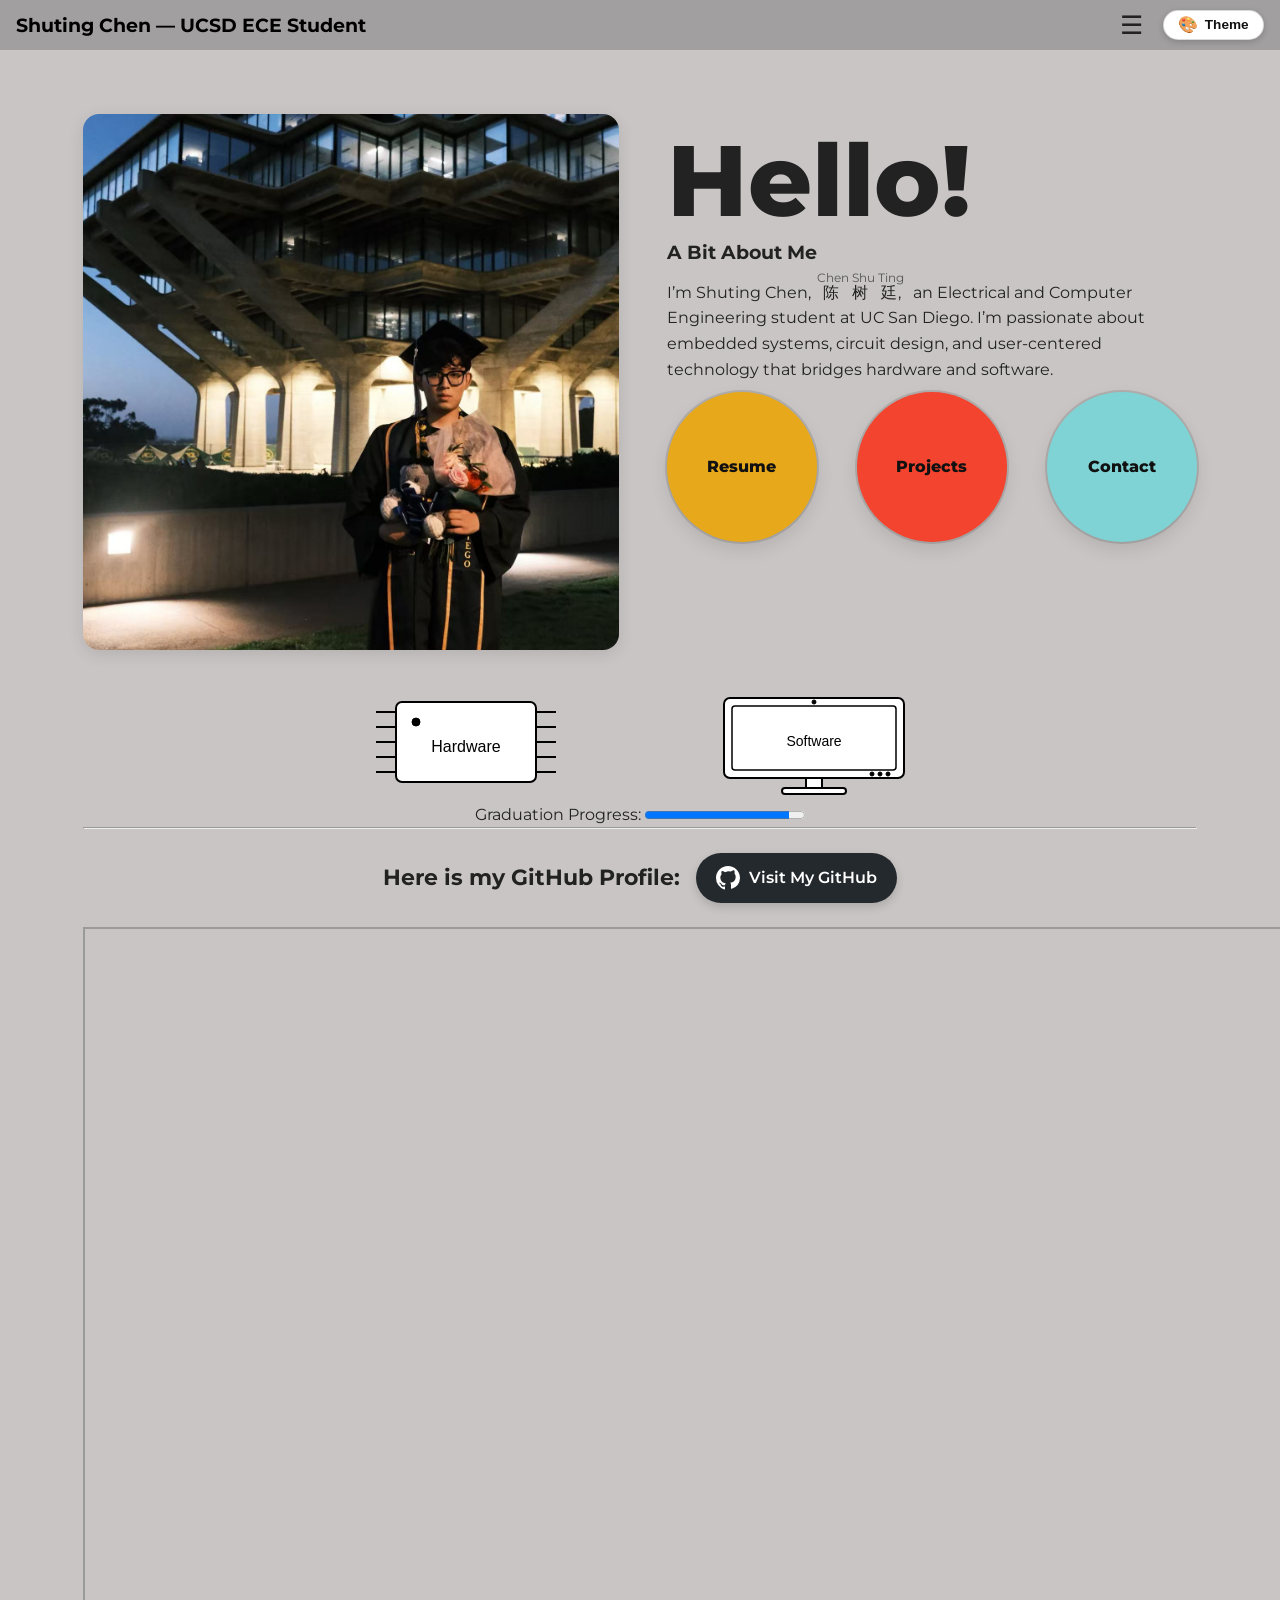
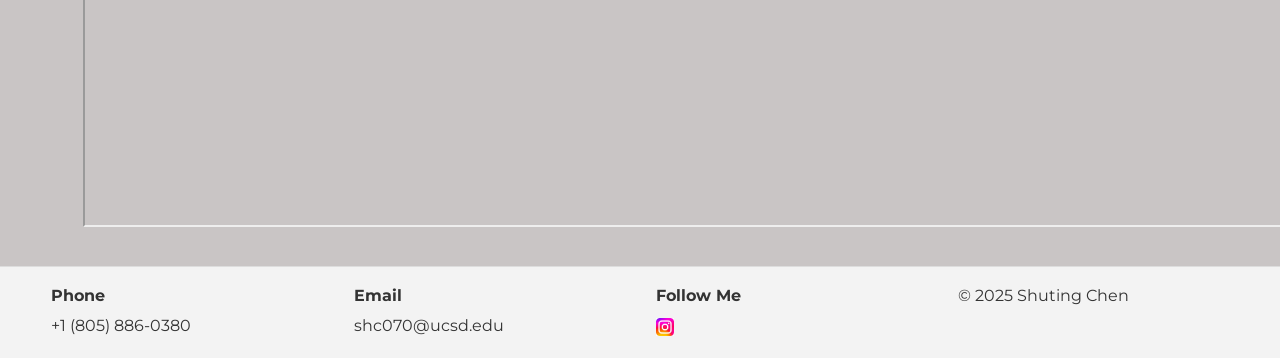
<file: index.html>
<!doctype html>
<html lang="en">
<head>
  <link rel="preconnect" href="https://fonts.googleapis.com" crossorigin>
  <link rel="preconnect" href="https://fonts.gstatic.com" crossorigin>
  <link href="https://fonts.googleapis.com/css2?family=Montserrat:wght@400;600;800&display=swap" rel="stylesheet">
  <link rel="icon" href="SCicon.png" type="image/png">
  <meta charset="utf-8">
  <meta name="viewport" content="width=device-width, initial-scale=1">
  <title>Shuting Chen's Home Page</title>
  <link rel="stylesheet" href="css/styles.css">
  <link rel="stylesheet" href="css/layout.css">
  <link rel="stylesheet" href="css/theme-toggle.css">
  <script src="js/theme-toggle.js" defer></script>
  <script src="js/hello-console.js" defer></script>
</head>
<body>
  <nav aria-label="Main navigation" class="site-nav">
  <a class="brand vt-link" href="index.html">
    <b>Shuting Chen</b> — <span>UCSD ECE Student</span>
  </a>

  <details class="menu">
    <summary aria-label="Toggle navigation">☰</summary>
    <menu-items>
      <a href="resume.html" class="vt-link">Resume</a>
      <a href="projects.html" class="vt-link">Projects</a>
      <a href="projects-crud.html" class="vt-link">Projects-CRUD</a>
      <a href="contact.html" class="vt-link">Contact</a>
      <a href="form-no-js.html" class="vt-link">FormNoJS</a>
      <a href="form-with-js.html" class="vt-link">FormWithJS</a>
    </menu-items>
  </details>
</nav>

  <main>
    <section aria-labelledby="intro" class="top">
      <div class="top-grid">
        <figure class="top-media">
          <picture>
            <source
              type="avif"
              srcset="
                SCpic-480.avif 480w,
                SCpic-720.avif 720w,
                SCpic-960.avif 960w,
                SCpic-1400.avif 1400w
              "
              sizes="(min-width:1025px) 46vw, (min-width:600px) 560px, 90vw">
            <source
              type="webp"
              srcset="
                SCpic-480.webp 480w,
                SCpic-720.webp 720w,
                SCpic-960.webp 960w,
                SCpic-1400.webp 1400w
              "
              sizes="(min-width:1025px) 46vw, (min-width:600px) 560px, 90vw">
            <img src="SCpic.jpg" alt="Shuting's portrait" width="520" height="520" loading="lazy" decoding="async" alt="Shuting Chen's ">
          </picture>
        </figure>

        <section class="top-text">
          <h1 id="intro" class="top-title">Hello!</h1>

          <h3 class="top-subtitle">A Bit About Me</h3>
          <p>
            I’m Shuting Chen, &nbsp; <ruby><rb>陈树廷</rb><rp>(</rp><rt>Chen Shu Ting</rt><rp>)</rp></ruby>, &nbsp; an Electrical and Computer Engineering student at UC San Diego. I’m passionate about embedded systems, circuit design, and user-centered technology that bridges hardware and software.
          </p>

          <nav class="top-ctas" aria-label="Primary actions">
            <a class="circle-btn resume"  href="resume.html">Resume</a>
            <a class="circle-btn projects" href="projects.html">Projects</a>
            <a class="circle-btn contact" href="contact.html">Contact</a>
          </nav>
        </section>
      </div>
    </section>


    <noscript>
      <p><strong>Note:</strong> JavaScript is disabled — interactive features like the contact dialog will not work.</p>
    </noscript>

    <section aria-labelledby="intro" class="icons">
      <figure>
        <svg viewBox="0 0 220 120" width="220" height="120" role="img" aria-label="Chip icon" focusable="false">
          <rect x="40" y="20" width="140" height="80" rx="6" ry="6" fill="#fff" stroke="#000" stroke-width="2" />
          <g stroke="#000" stroke-width="2">
            <line x1="40" y1="30" x2="20" y2="30" />
            <line x1="40" y1="45" x2="20" y2="45" />
            <line x1="40" y1="60" x2="20" y2="60" />
            <line x1="40" y1="75" x2="20" y2="75" />
            <line x1="40" y1="90" x2="20" y2="90" />
            <line x1="180" y1="30" x2="200" y2="30" />
            <line x1="180" y1="45" x2="200" y2="45" />
            <line x1="180" y1="60" x2="200" y2="60" />
            <line x1="180" y1="75" x2="200" y2="75" />
            <line x1="180" y1="90" x2="200" y2="90" />
          </g>
          <circle cx="60" cy="40" r="4" fill="#000" />
          <text x="110" y="70" text-anchor="middle" font-family="sans-serif" font-size="16">Hardware</text>
        </svg>
      </figure>

      <figure>
        <svg viewBox="0 0 220 120" width="220" height="120" role="img" aria-label="Monitor icon" focusable="false">
          <rect x="20" y="16" width="180" height="80" rx="6" ry="6" fill="#fff" stroke="#000" stroke-width="2" />
          <rect x="28" y="24" width="164" height="64" rx="3" ry="3" fill="#fff" stroke="#000" stroke-width="1.5" />
          <circle cx="110" cy="20" r="2" fill="#000" />
          <rect x="102" y="96" width="16" height="10" fill="#fff" stroke="#000" stroke-width="2" />
          <rect x="78" y="106" width="64" height="6" rx="3" ry="3" fill="#fff" stroke="#000" stroke-width="2" />
          <g fill="#000">
            <circle cx="184" cy="92" r="2"></circle>
            <circle cx="176" cy="92" r="2"></circle>
            <circle cx="168" cy="92" r="2"></circle>
          </g>
          <text x="110" y="64" text-anchor="middle" font-family="sans-serif" font-size="14">Software</text>
        </svg>
      </figure>
    </section>

    <label>
        Graduation Progress: <progress value="90" max="100">90%</progress>
      </label>
      <hr>

    <section class="github-header">
      <h2>Here is my GitHub Profile:</h2>

      <a class="github-btn" href="https://github.com/X1aoshu" target="_blank" rel="noopener">
        <svg viewBox="0 0 16 16" width="24" height="24" aria-hidden="true" class="github-icon" focusable="false">
          <path fill="currentColor" d="M8 0C3.58 0 0 3.58 0 8a8 8 0 0 0 5.47 7.59c.4.07.55-.17.55-.38
          0-.19-.01-.82-.01-1.49-2.01.37-2.53-.49-2.69-.94-.09-.23-.48-.94-.82-1.13-.28-.15-.68-.52
          -.01-.53.63-.01 1.08.58 1.23.82.72 1.21 1.87.87 2.33.66.07-.52.28-.87.51-1.07-1.78-.2
          -3.64-.89-3.64-3.95 0-.87.31-1.59.82-2.15-.08-.2-.36-1.02.08-2.12 0 0 .67-.21 2.2.82
          A7.6 7.6 0 0 1 8 3.47a7.6 7.6 0 0 1 2.01.27c1.53-1.03 2.2-.82 2.2-.82.44 1.1.16 1.92.08
          2.12.51.56.82 1.27.82 2.15 0 3.07-1.87 3.75-3.65 3.95.29.25.54.73.54 1.48
          0 1.07-.01 1.93-.01 2.2 0 .21.15.46.55.38A8.01 8.01 0 0 0 16 8c0-4.42-3.58-8-8-8z"/>
        </svg>
        <span>Visit My GitHub</span>
      </a>
    </section>


    <iframe 
      src="https://github.com/X1aoshu" 
      width="1280" height="900" 
      title="GitHub Profile Preview">
    </iframe>

    
  </main>

  <footer class="site-footer" role="contentinfo">
    <foot-grid aria-label="Footer information">

      <foot-item>
        <strong class="foot-title">Phone</strong>
        <p class="foot-value">
          <a href="tel:+18058860380">+1 (805) 886-0380</a>
        </p>
      </foot-item>

      <foot-item>
        <strong class="foot-title">Email</strong>
        <p class="foot-value">
          <a href="mailto:shc070@ucsd.edu">shc070@ucsd.edu</a>
        </p>
      </foot-item>

      <foot-item>
        <strong class="foot-title">Follow Me</strong>
        <p class="foot-value">
          <a href="https://www.instagram.com/cc_cst_/?next=%2F" target="_blank" rel="noopener">
            <img src="ins.png" alt="Instagram" width="18" height="18">
          </a>
        </p>
      </foot-item>

      <foot-item>
        <p class="foot-value">&copy; 2025 Shuting Chen</p>
      </foot-item>

    </foot-grid>
  </footer>

</body>
</html>
</file>
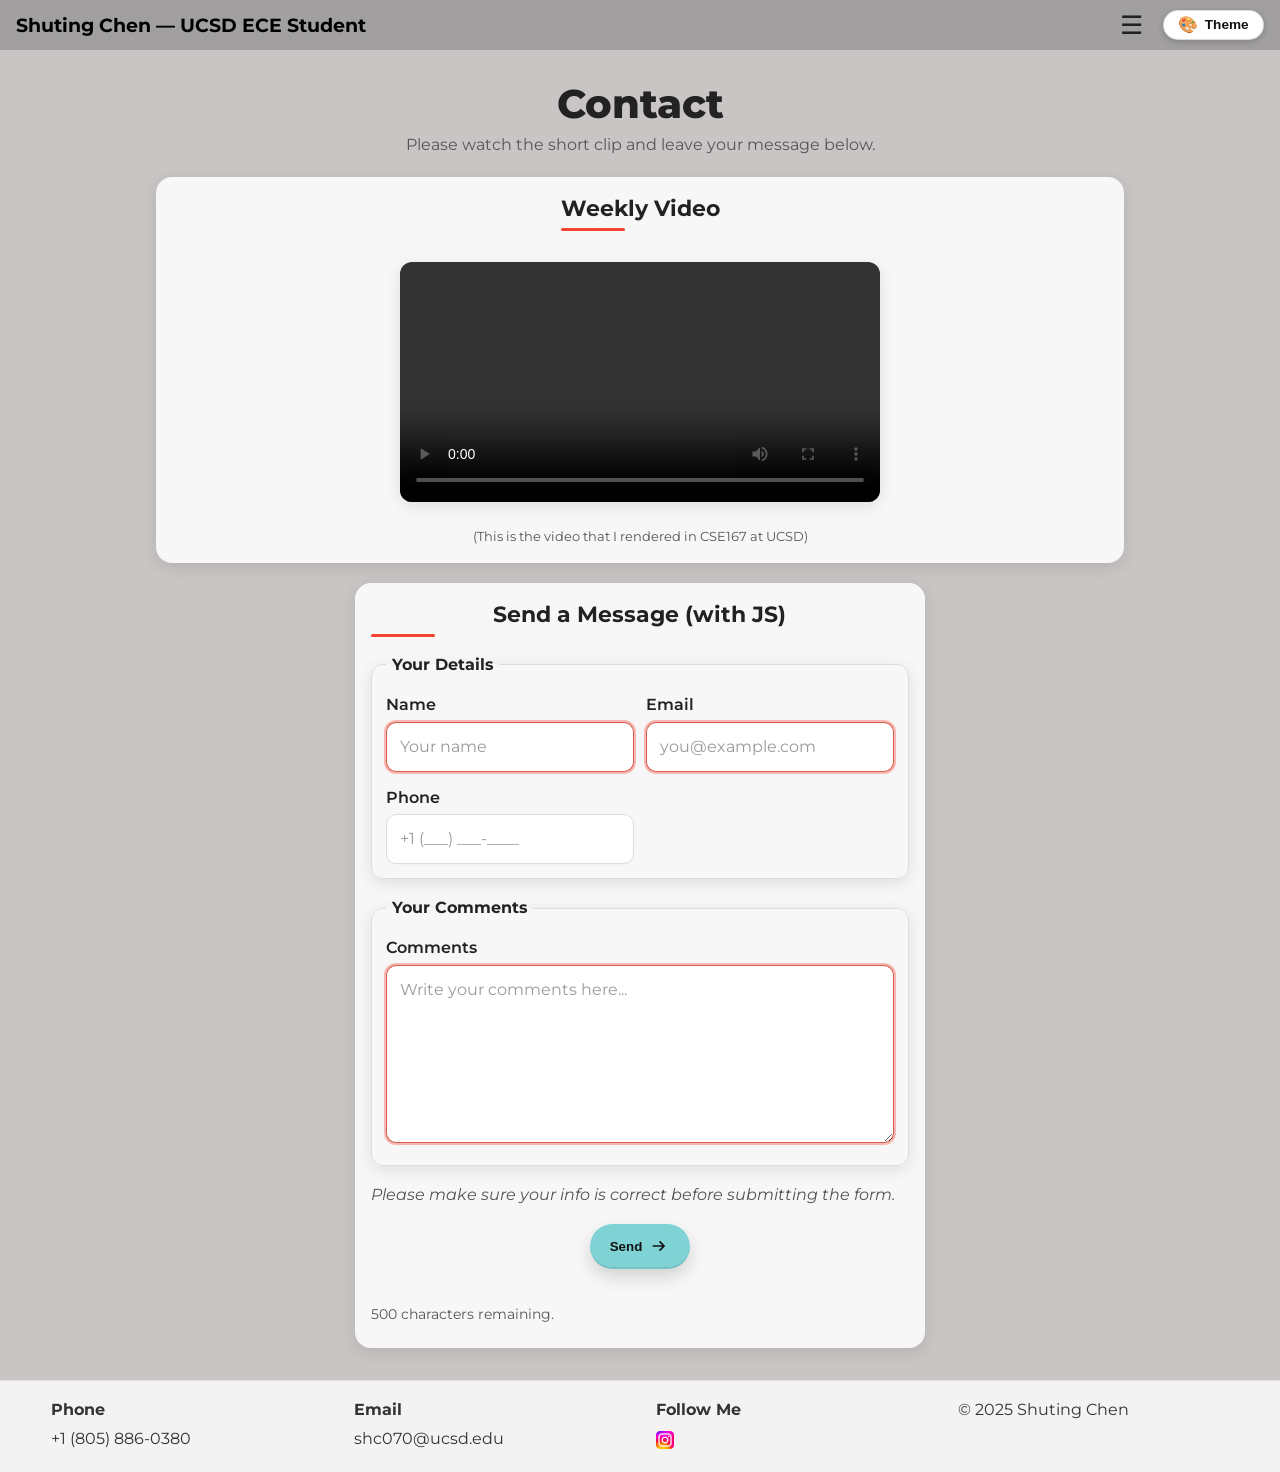
<file: contact.html>
<!doctype html>
<html lang="en">
<head>
  <link rel="preconnect" href="https://fonts.googleapis.com" crossorigin>
  <link rel="preconnect" href="https://fonts.gstatic.com" crossorigin>
  <link href="https://fonts.googleapis.com/css2?family=Montserrat:wght@400;600;800&display=swap" rel="stylesheet">

  <link rel="icon" href="SCicon.png" type="image/png">
  <meta charset="utf-8">
  <title>Contact — Shuting Chen</title>
  <meta name="viewport" content="width=device-width, initial-scale=1">
  <link rel="stylesheet" href="css/layout.css">
  <link rel="stylesheet" href="css/contact.css">
  <link rel="stylesheet" href="css/theme-toggle.css">
  <script src="js/theme-toggle.js" defer></script>
  <script src="js/form-with-js.js" defer></script>

  <style>
    .field-flash {
        animation: field-flash 0.18s ease-out;
    }
    @keyframes field-flash {
        0%   { background-color: #ffe1e1; }
        100% { background-color: #ffffff; }
    }

    section[aria-labelledby="contact-form"] #info-output.near-limit {
        color: #e11d48 !important; 
        font-weight: 700;
    }
    </style>
</head>
<body>
  <nav aria-label="Main navigation" class="site-nav">
    <a class="brand vt-link" href="index.html">
      <b>Shuting Chen</b> — <span>UCSD ECE Student</span>
    </a>

    <details class="menu">
      <summary aria-label="Toggle navigation">☰</summary>
      <menu-items>
        <a href="resume.html" class="vt-link">Resume</a>
        <a href="projects.html" class="vt-link">Projects</a>
        <a href="contact.html" class="vt-link">Contact</a>
        <a href="form-no-js.html" class="vt-link">FormNoJS</a>
        <a href="form-with-js.html" class="vt-link">FormWithJS</a>
      </menu-items>
    </details>
  </nav>

  <main>
    <header>
      <h1>Contact</h1>
      <p>Please watch the short clip and leave your message below.</p>
    </header>

    <section aria-labelledby="intro-video">
      <h2 id="intro-video">Weekly Video</h2>
      <video controls width="480" height="270" alt="Shuting's weekly Video">
        <source src="CSE167Video.mp4" type="video/mp4">
        Your browser does not support the video tag.
      </video>
      <p><small>(This is the video that I rendered in CSE167 at UCSD)</small></p>
    </section>

    <section aria-labelledby="contact-form">
      <h2 id="contact-form">Send a Message (with JS)</h2>

      <noscript>
        <p><strong>Note:</strong> JavaScript is disabled — for the full experience, please enable JavaScript.</p>
      </noscript>

      <form id="contactForm" action="https://httpbin.org/post" method="post" novalidate>

        <input type="hidden" name="possible_bot" value="true">

        <input type="hidden" name="form-errors" id="form-errors">

        <fieldset>
          <legend>Your Details</legend>

          <p>
            <label for="name">Name</label><br>
            <input id="name" name="name" type="text"
                   required minlength="2" maxlength="50"
                   pattern="[A-Za-z\s]+"
                   placeholder="Your name" autocomplete="name">
          </p>

          <p>
            <label for="email">Email</label><br>
            <input id="email" name="email" type="email"
                   required placeholder="you@example.com" autocomplete="email">
          </p>

          <p>
            <label for="phone">Phone</label><br>
            <input id="phone" name="phone" type="tel"
                   pattern="[0-9\-\+\(\)\s]{7,20}"
                   placeholder="+1 (___) ___-____" autocomplete="tel">
          </p>
        </fieldset>

        <fieldset>
          <legend>Your Comments</legend>
          <p>
            <label for="msg">Comments</label><br>
            <textarea id="msg" name="msg"
                      required minlength="5" maxlength="500"
                      rows="6" cols="40"
                      placeholder="Write your comments here..."></textarea>
          </p>
        </fieldset>

        <p><em>Please make sure your info is correct before submitting the form.</em></p>

        <p>
          <button class="btn-send" type="submit">
            Send
            <svg class="icon" viewBox="0 0 24 24" aria-hidden="true">
              <path d="M4 12h13m0 0-5-5m5 5-5 5"
                    stroke="currentColor" stroke-width="2"
                    fill="none" stroke-linecap="round"
                    stroke-linejoin="round"/>
            </svg>
          </button>
        </p>

        <div class="messages" aria-live="polite">
          <output id="error-output"></output>
          <output id="info-output"></output>
        </div>
      </form>

    </section>
  </main>

  <footer class="site-footer" role="contentinfo">
    <foot-grid aria-label="Footer information">

      <foot-item>
        <strong class="foot-title">Phone</strong>
        <p class="foot-value">
          <a href="tel:+18058860380">+1 (805) 886-0380</a>
        </p>
      </foot-item>

      <foot-item>
        <strong class="foot-title">Email</strong>
        <p class="foot-value">
          <a href="mailto:shc070@ucsd.edu">shc070@ucsd.edu</a>
        </p>
      </foot-item>

      <foot-item>
        <strong class="foot-title">Follow Me</strong>
        <p class="foot-value">
          <a href="https://www.instagram.com/cc_cst_/?next=%2F" target="_blank" rel="noopener">
            <img src="ins.png" alt="Instagram" width="18" height="18">
          </a>
        </p>
      </foot-item>

      <foot-item>
        <p class="foot-value">&copy; 2025 Shuting Chen</p>
      </foot-item>

    </foot-grid>
  </footer>

  <script>
    const form = document.getElementById('contactForm');
    const dialog = document.getElementById('thanksDialog');
    const closeBtn = document.getElementById('closeDialog');

    form.addEventListener('submit', function (event) {
      if (!form.checkValidity()) {
        event.preventDefault();
        form.reportValidity();
        return;
      }
      event.preventDefault();
      dialog.showModal();
    });

    closeBtn.addEventListener('click', () => dialog.close());
  </script>
</body>
</html>
</file>
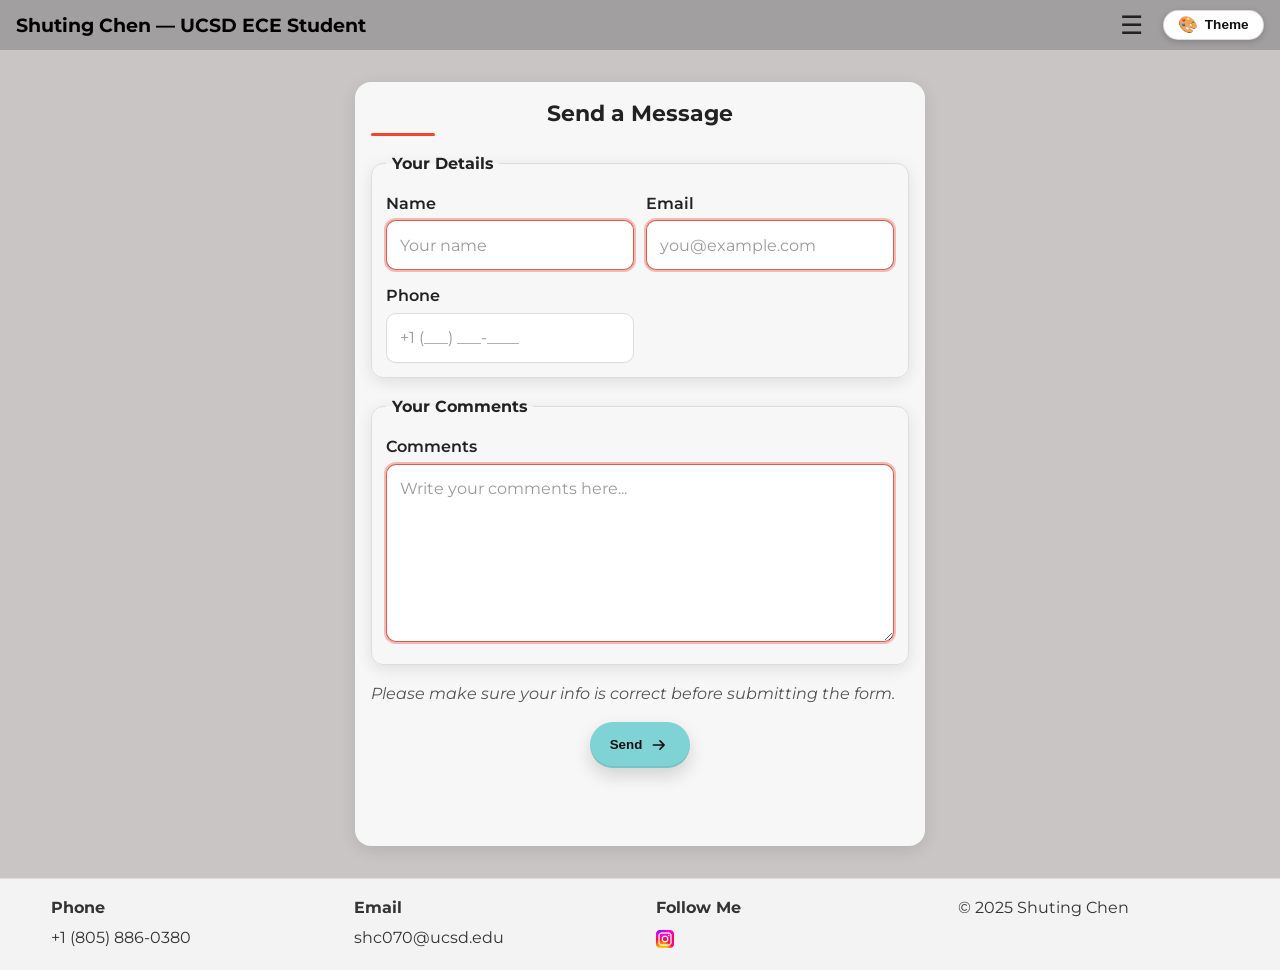
<file: form-no-js.html>
<!doctype html>
<html lang="en">
<head>
  <link rel="preconnect" href="https://fonts.googleapis.com" crossorigin>
  <link rel="preconnect" href="https://fonts.gstatic.com" crossorigin>
  <link href="https://fonts.googleapis.com/css2?family=Montserrat:wght@400;600;800&display=swap" rel="stylesheet">

  <link rel="icon" href="SCicon.png" type="image/png">
  <meta charset="utf-8">
  <title>Contact — Shuting Chen</title>
  <meta name="viewport" content="width=device-width, initial-scale=1">
  <link rel="stylesheet" href="css/layout.css">
  <link rel="stylesheet" href="css/contact.css">
  <link rel="stylesheet" href="css/theme-toggle.css">
  <script src="js/theme-toggle.js" defer></script>
</head>
<body>
  <nav aria-label="Main navigation" class="site-nav">
    <a class="brand vt-link" href="index.html">
      <b>Shuting Chen</b> — <span>UCSD ECE Student</span>
    </a>

    <details class="menu">
      <summary aria-label="Toggle navigation">☰</summary>
      <menu-items>
        <a href="resume.html" class="vt-link">Resume</a>
        <a href="projects.html" class="vt-link">Projects</a>
        <a href="contact.html" class="vt-link">Contact</a>
        <a href="form-no-js.html" class="vt-link">FormNoJS</a>
        <a href="form-with-js.html" class="vt-link">FormWithJS</a>
      </menu-items>
    </details>
  </nav>

  <main>
    <section aria-labelledby="contact-form">
      <h2 id="contact-form">Send a Message</h2>

      <noscript>
        <p><strong>Note:</strong> JavaScript is disabled.</p>
      </noscript>

      <form id="contactForm" action="https://httpbin.org/post" method="post">

        <input type="hidden" name="possible_bot" value="true">

        <fieldset>
            <legend>Your Details</legend>

            <p>
            <label for="name">Name</label><br>
            <input id="name" name="name" type="text"
                    required minlength="2" maxlength="50"
                    pattern="[A-Za-z\s]+"
                    placeholder="Your name" autocomplete="name">
            </p>

            <p>
            <label for="email">Email</label><br>
            <input id="email" name="email" type="email"
                    required placeholder="you@example.com" autocomplete="email">
            </p>

            <p>
            <label for="phone">Phone</label><br>
            <input id="phone" name="phone" type="tel"
                    pattern="[0-9\-\+\(\)\s]{7,20}"
                    placeholder="+1 (___) ___-____" autocomplete="tel">
            </p>
        </fieldset>

        <fieldset>
            <legend>Your Comments</legend>
            <p>
            <label for="msg">Comments</label><br>
            <textarea id="msg" name="msg"
                        required minlength="5" maxlength="500"
                        rows="6" cols="40"
                        placeholder="Write your comments here..."></textarea>
            </p>
        </fieldset>

        <p><em>Please make sure your info is correct before submitting the form.</em></p>

        <p>
            <button class="btn-send" type="submit">
            Send
            <svg class="icon" viewBox="0 0 24 24" aria-hidden="true">
                <path d="M4 12h13m0 0-5-5m5 5-5 5"
                    stroke="currentColor" stroke-width="2"
                    fill="none" stroke-linecap="round"
                    stroke-linejoin="round"/>
            </svg>
            </button>
        </p>

        <div class="messages">
            <output id="error-output"></output>
            <output id="info-output"></output>
        </div>
        </form>

    </section>
  </main>

  <footer class="site-footer" role="contentinfo">
    <foot-grid aria-label="Footer information">

      <foot-item>
        <strong class="foot-title">Phone</strong>
        <p class="foot-value">
          <a href="tel:+18058860380">+1 (805) 886-0380</a>
        </p>
      </foot-item>

      <foot-item>
        <strong class="foot-title">Email</strong>
        <p class="foot-value">
          <a href="mailto:shc070@ucsd.edu">shc070@ucsd.edu</a>
        </p>
      </foot-item>

      <foot-item>
        <strong class="foot-title">Follow Me</strong>
        <p class="foot-value">
          <a href="https://www.instagram.com/cc_cst_/?next=%2F" target="_blank" rel="noopener">
            <img src="ins.png" alt="Instagram" width="18" height="18">
          </a>
        </p>
      </foot-item>

      <foot-item>
        <p class="foot-value">&copy; 2025 Shuting Chen</p>
      </foot-item>

    </foot-grid>
  </footer>
</body>
</html>
</file>
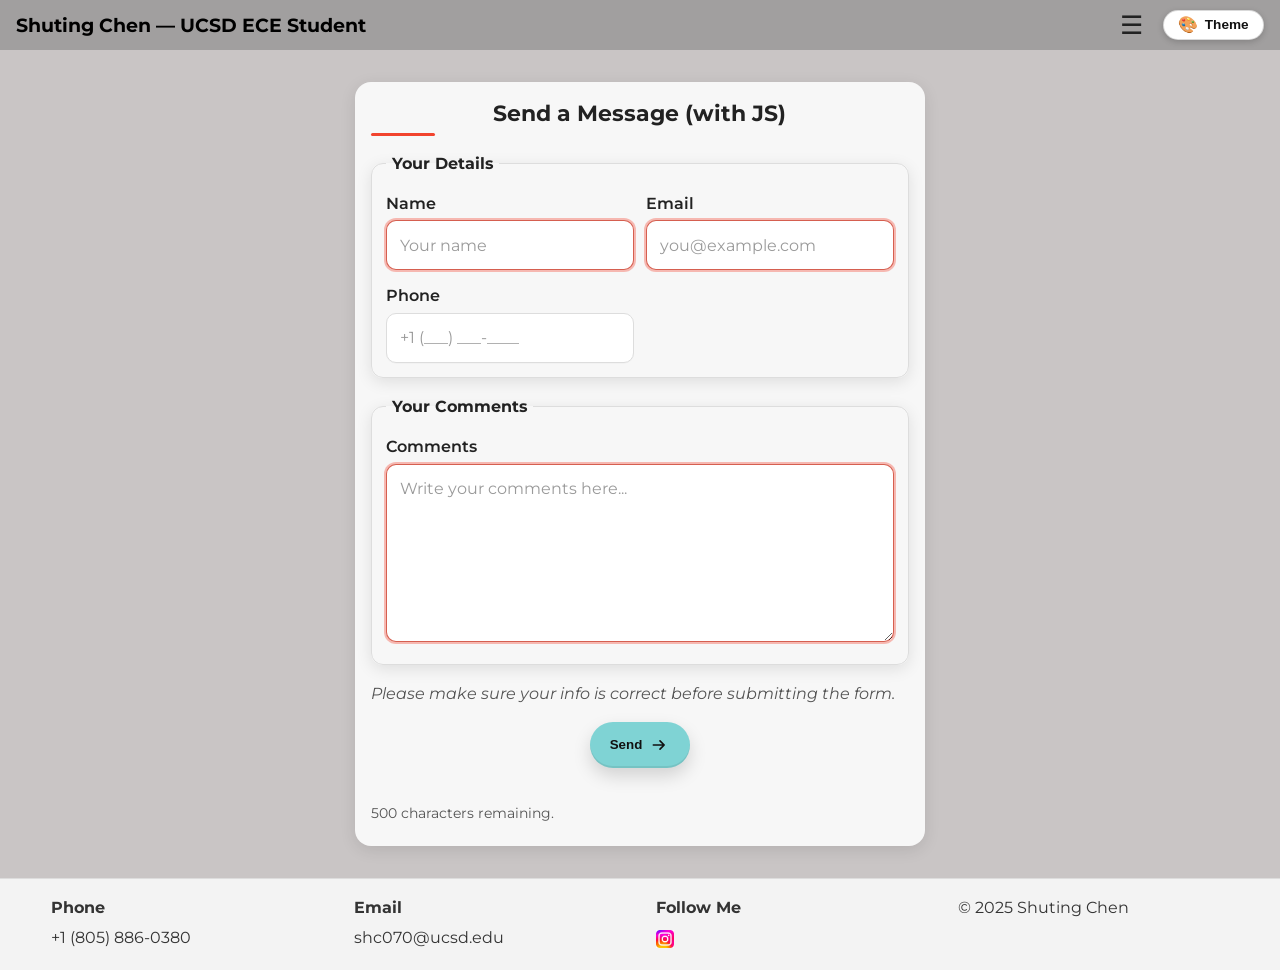
<file: form-with-js.html>
<!doctype html>
<html lang="en">
<head>
  <link rel="preconnect" href="https://fonts.googleapis.com" crossorigin>
  <link rel="preconnect" href="https://fonts.gstatic.com" crossorigin>
  <link href="https://fonts.googleapis.com/css2?family=Montserrat:wght@400;600;800&display=swap" rel="stylesheet">

  <link rel="icon" href="SCicon.png" type="image/png">
  <meta charset="utf-8">
  <title>Contact (JS Enhanced) — Shuting Chen</title>
  <meta name="viewport" content="width=device-width, initial-scale=1">

  <link rel="stylesheet" href="css/layout.css">
  <link rel="stylesheet" href="css/contact.css">
  <link rel="stylesheet" href="css/theme-toggle.css">
  <script src="js/theme-toggle.js" defer></script>

  <script src="js/form-with-js.js" defer></script>

  <style>
    .field-flash {
        animation: field-flash 0.18s ease-out;
    }
    @keyframes field-flash {
        0%   { background-color: #ffe1e1; }
        100% { background-color: #ffffff; }
    }

    section[aria-labelledby="contact-form"] #info-output.near-limit {
        color: #e11d48 !important; 
        font-weight: 700;
    }
    </style>
</head>
<body>
  <nav aria-label="Main navigation" class="site-nav">
    <a class="brand vt-link" href="index.html">
      <b>Shuting Chen</b> — <span>UCSD ECE Student</span>
    </a>

    <details class="menu">
      <summary aria-label="Toggle navigation">☰</summary>
      <menu-items>
        <a href="resume.html" class="vt-link">Resume</a>
        <a href="projects.html" class="vt-link">Projects</a>
        <a href="contact.html" class="vt-link">Contact</a>
        <a href="form-no-js.html" class="vt-link">FormNoJS</a>
        <a href="form-with-js.html" class="vt-link">FormWithJS</a>
      </menu-items>
    </details>
  </nav>

  <main>
    <section aria-labelledby="contact-form">
      <h2 id="contact-form">Send a Message (with JS)</h2>

      <noscript>
        <p><strong>Note:</strong> JavaScript is disabled — for the full experience, please enable JavaScript.</p>
      </noscript>

      <form id="contactForm" action="https://httpbin.org/post" method="post" novalidate>

        <input type="hidden" name="possible_bot" value="true">

        <input type="hidden" name="form-errors" id="form-errors">

        <fieldset>
          <legend>Your Details</legend>

          <p>
            <label for="name">Name</label><br>
            <input id="name" name="name" type="text"
                   required minlength="2" maxlength="50"
                   pattern="[A-Za-z\s]+"
                   placeholder="Your name" autocomplete="name">
          </p>

          <p>
            <label for="email">Email</label><br>
            <input id="email" name="email" type="email"
                   required placeholder="you@example.com" autocomplete="email">
          </p>

          <p>
            <label for="phone">Phone</label><br>
            <input id="phone" name="phone" type="tel"
                   pattern="[0-9\-\+\(\)\s]{7,20}"
                   placeholder="+1 (___) ___-____" autocomplete="tel">
          </p>
        </fieldset>

        <fieldset>
          <legend>Your Comments</legend>
          <p>
            <label for="msg">Comments</label><br>
            <textarea id="msg" name="msg"
                      required minlength="5" maxlength="500"
                      rows="6" cols="40"
                      placeholder="Write your comments here..."></textarea>
          </p>
        </fieldset>

        <p><em>Please make sure your info is correct before submitting the form.</em></p>

        <p>
          <button class="btn-send" type="submit">
            Send
            <svg class="icon" viewBox="0 0 24 24" aria-hidden="true">
              <path d="M4 12h13m0 0-5-5m5 5-5 5"
                    stroke="currentColor" stroke-width="2"
                    fill="none" stroke-linecap="round"
                    stroke-linejoin="round"/>
            </svg>
          </button>
        </p>

        <div class="messages" aria-live="polite">
          <output id="error-output"></output>
          <output id="info-output"></output>
        </div>
      </form>

    </section>
  </main>

  <footer class="site-footer" role="contentinfo">
    <foot-grid aria-label="Footer information">

      <foot-item>
        <strong class="foot-title">Phone</strong>
        <p class="foot-value">
          <a href="tel:+18058860380">+1 (805) 886-0380</a>
        </p>
      </foot-item>

      <foot-item>
        <strong class="foot-title">Email</strong>
        <p class="foot-value">
          <a href="mailto:shc070@ucsd.edu">shc070@ucsd.edu</a>
        </p>
      </foot-item>

      <foot-item>
        <strong class="foot-title">Follow Me</strong>
        <p class="foot-value">
          <a href="https://www.instagram.com/cc_cst_/?next=%2F" target="_blank" rel="noopener">
            <img src="ins.png" alt="Instagram" width="18" height="18">
          </a>
        </p>
      </foot-item>

      <foot-item>
        <p class="foot-value">&copy; 2025 Shuting Chen</p>
      </foot-item>

    </foot-grid>
  </footer>
</body>
</html>
</file>
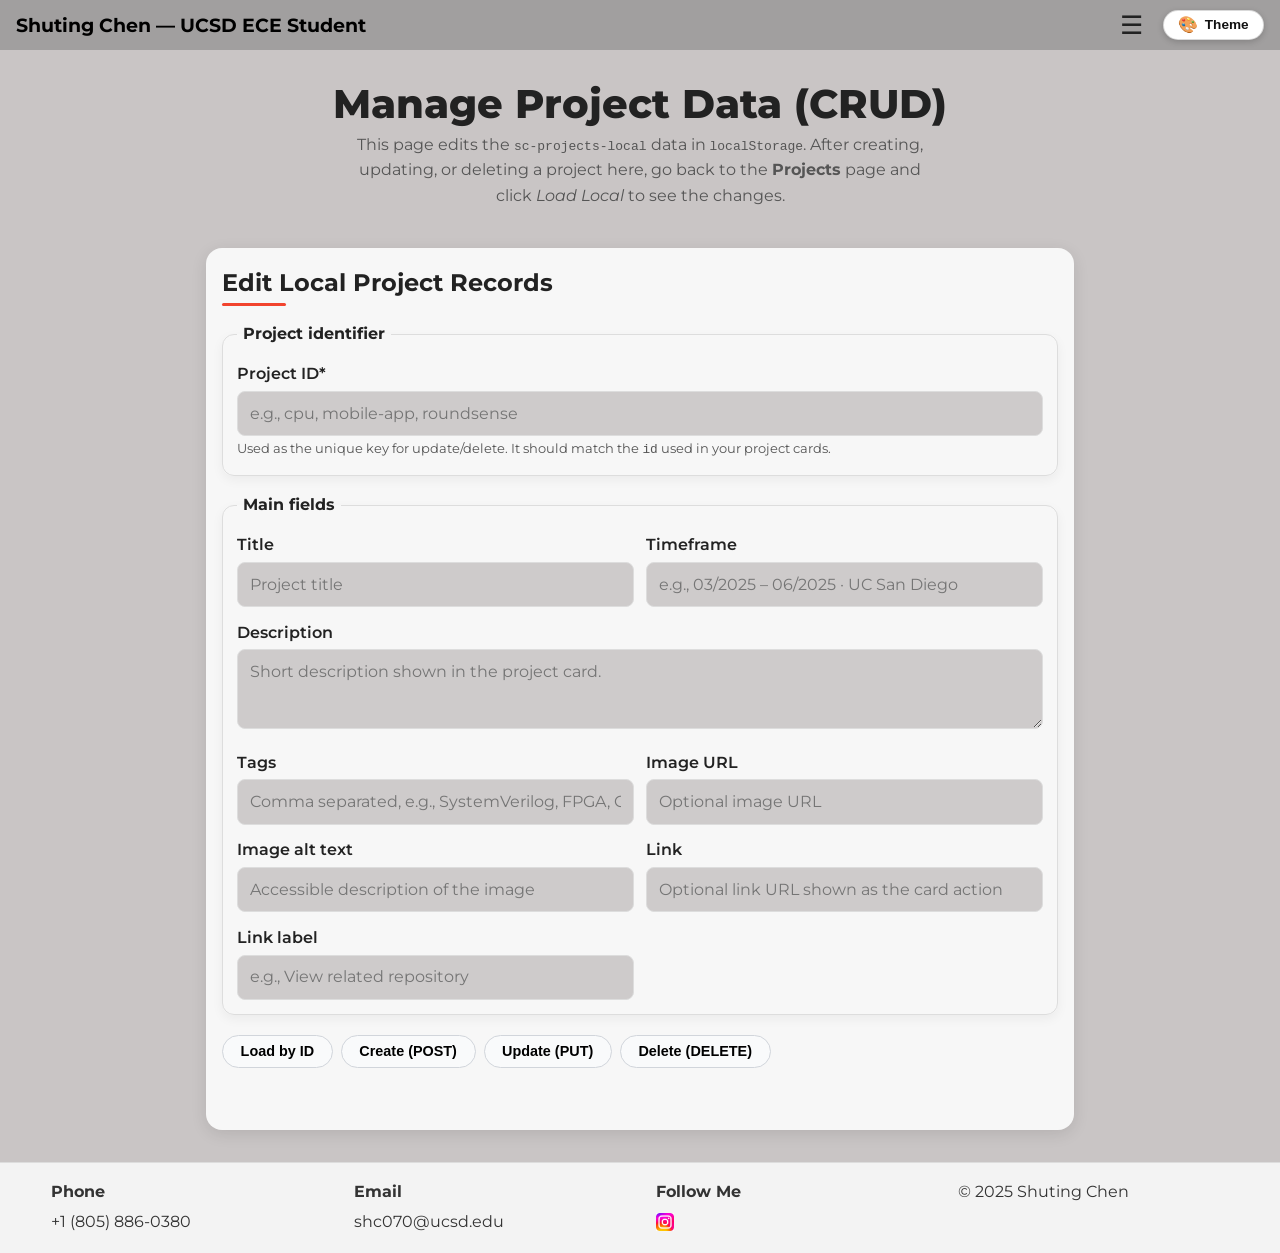
<file: projects-crud.html>
<!doctype html>
<html lang="en">
<head>
  <link rel="preconnect" href="https://fonts.googleapis.com" crossorigin>
  <link rel="preconnect" href="https://fonts.gstatic.com" crossorigin>
  <link href="https://fonts.googleapis.com/css2?family=Montserrat:wght@400;600;800&display=swap" rel="stylesheet">

  <link rel="icon" href="SCicon.png" type="image/png">
  <meta charset="utf-8">
  <title>Project Data CRUD — Shuting Chen</title>
  <meta name="viewport" content="width=device-width, initial-scale=1">

  <link rel="stylesheet" href="css/layout.css">
  <link rel="stylesheet" href="css/theme-toggle.css">
  <link rel="stylesheet" href="css/projects.css">

  <script src="js/theme-toggle.js" defer></script>
  <script src="js/projects-crud.js" defer></script>

  <style>
    main.crud-main{
      width:min(92vw, 900px);
      margin:2rem auto;
      padding:0 1rem;
      display:grid;
      gap:1.25rem;
    }

    main.crud-main > header{
      text-align:center;
    }

    main.crud-main > header h1{
      font-size:clamp(28px,4vw,40px);
      font-weight:800;
      margin:0 0 .35rem;
    }

    main.crud-main > header p{
      color:var(--muted,#555);
      max-width:52ch;
      margin:0 auto;
    }

    section#crud-form-section{
      background:var(--card-bg, var(--card,#f7f7f7));
      border-radius:var(--radius,16px);
      box-shadow:var(--shadow-soft,0 4px 16px rgba(0,0,0,.1));
      padding:1.1rem 1rem 1.25rem;
    }

    section#crud-form-section h2{
      font-size:clamp(20px,2.6vw,24px);
      margin:.1rem 0 .6rem;
      line-height:1.25;
      padding-bottom:.35rem;
      position:relative;
    }
    section#crud-form-section h2::after{
      content:"";
      display:block;
      width:64px;
      height:3px;
      margin-top:.35rem;
      background:var(--accent,#f2442e);
      border-radius:999px;
    }

    #crudForm{
      display:grid;
      gap:1rem;
    }

    #crudForm fieldset{
      border:1px solid var(--rule,#ddd);
      border-radius:12px;
      padding:.9rem;
      background:var(--card-bg, var(--card,#f7f7f7));
      box-shadow:0 4px 12px rgba(0,0,0,.05);
    }

    #crudForm legend{
      font-weight:700;
      padding:0 .35rem;
    }

    #crudForm label{
      display:block;
      font-weight:600;
      margin-bottom:.25rem;
    }

    #crudForm input,
    #crudForm textarea{
      width:100%;
      padding:.55rem .75rem;
      border-radius:8px;
      border:1px solid var(--rule,#ddd);
      font:inherit;
      color:inherit;
      background:color-mix(in oklab, var(--page-bg,#c9c5c5) 90%, #ffffff 10%);
      box-sizing:border-box;
      transition:
        border-color .15s ease,
        box-shadow .15s ease,
        background-color .2s ease;
    }

    #crudForm textarea{
      min-height:80px;
      resize:vertical;
    }

    #crudForm small{
      display:block;
      margin-top:.2rem;
      font-size:.8rem;
      color:var(--muted,#555);
    }

    #crudForm input:focus,
    #crudForm textarea:focus{
      outline:none;
      border-color:color-mix(in oklab, var(--primary,#7fd3d4) 70%, #000 0%);
      box-shadow:0 0 0 3px color-mix(in oklab, var(--primary,#7fd3d4) 30%, transparent);
    }

    :root[data-theme="dark"] #crudForm fieldset{
      background:color-mix(
        in oklab,
        var(--page-bg,#020617) 85%,
        #000 15%
      );
      box-shadow:0 4px 20px rgba(0,0,0,.6);
    }

    :root[data-theme="dark"] #crudForm input,
    :root[data-theme="dark"] #crudForm textarea{
      background-color:color-mix(
        in oklab,
        var(--page-bg,#020617) 85%,
        #000 15%
      );
      color:var(--ink,#e5e7eb);
      border-color:var(--rule,#27272f);
    }

    :root[data-theme="dark"] #crudForm small{
      color:var(--muted,#9ca3af);
    }

    .crud-buttons{
      display:flex;
      flex-wrap:wrap;
      gap:.5rem;
      justify-content:flex-start;
      align-items:center;
      margin-top:.25rem;
    }

    .crud-buttons button{
      margin:0;
      padding:.45rem 1.1rem;
      border-radius:999px;
      border:1px solid #d1d5db;
      background:#f9fafb;
      cursor:pointer;
      font-weight:600;
      font-size:.9rem;
    }

    .crud-buttons button:hover,
    .crud-buttons button:focus-visible{
      background:#e5e7eb;
      outline:none;
    }

    :root[data-theme="dark"] .crud-buttons button{
      border-color:#4b5563;
      background:color-mix(in oklab, #111827 85%, #6b7280 15%);
      color:var(--ink,#e5e7eb);
    }

    :root[data-theme="dark"] .crud-buttons button:hover,
    :root[data-theme="dark"] .crud-buttons button:focus-visible{
      background:color-mix(in oklab, #1f2937 85%, #9ca3af 15%);
    }

    #crud-status{
      margin-top:.4rem;
      font-size:.9rem;
      color:var(--muted,#555);
      min-height:1.4em;
    }

    #crud-status.error{
      color:var(--accent,#f2442e);
      font-weight:600;
    }

    @media (min-width: 900px){
      #crudForm fieldset.fields-two-col{
        display:grid;
        grid-template-columns:repeat(2, minmax(0,1fr));
        gap:.8rem .75rem;
      }
    }
  </style>

</head>
<body>
  <nav aria-label="Main navigation" class="site-nav">
    <a class="brand vt-link" href="index.html">
      <b>Shuting Chen</b> — <span>UCSD ECE Student</span>
    </a>

    <details class="menu">
      <summary aria-label="Toggle navigation">☰</summary>
      <menu-items>
        <a href="resume.html" class="vt-link">Resume</a>
        <a href="projects.html" class="vt-link">Projects</a>
        <a href="projects-crud.html" class="vt-link">Projects CRUD</a>
        <a href="contact.html" class="vt-link">Contact</a>
      </menu-items>
    </details>
  </nav>

  <main class="crud-main">
    <header>
      <h1>Manage Project Data (CRUD)</h1>
      <p>
        This page edits the <code>sc-projects-local</code> data in <code>localStorage</code>.
        After creating, updating, or deleting a project here, go back to the
        <strong>Projects</strong> page and click <em>Load Local</em> to see the changes.
      </p>
    </header>

    <section id="crud-form-section" aria-labelledby="crud-form-title">
      <h2 id="crud-form-title">Edit Local Project Records</h2>

      <form id="crudForm" novalidate>
        <fieldset>
          <legend>Project identifier</legend>
          <label for="proj-id">Project ID<span aria-hidden="true">*</span></label>
          <input id="proj-id" name="id" required placeholder="e.g., cpu, mobile-app, roundsense">
          <small>Used as the unique key for update/delete. It should match the <code>id</code> used in your project cards.</small>
        </fieldset>

        <fieldset class="fields-two-col">
          <legend>Main fields</legend>

          <div>
            <label for="proj-title">Title</label>
            <input id="proj-title" name="title" placeholder="Project title">
          </div>

          <div>
            <label for="proj-timeframe">Timeframe</label>
            <input id="proj-timeframe" name="timeframe" placeholder="e.g., 03/2025 – 06/2025 · UC San Diego">
          </div>

          <div style="grid-column: 1 / -1;">
            <label for="proj-desc">Description</label>
            <textarea id="proj-desc" name="desc" placeholder="Short description shown in the project card."></textarea>
          </div>

          <div>
            <label for="proj-tags">Tags</label>
            <input id="proj-tags" name="tags" placeholder="Comma separated, e.g., SystemVerilog, FPGA, CPU design">
          </div>

          <div>
            <label for="proj-image">Image URL</label>
            <input id="proj-image" name="image" placeholder="Optional image URL">
          </div>

          <div>
            <label for="proj-alt">Image alt text</label>
            <input id="proj-alt" name="alt" placeholder="Accessible description of the image">
          </div>

          <div>
            <label for="proj-link">Link</label>
            <input id="proj-link" name="link" placeholder="Optional link URL shown as the card action">
          </div>

          <div>
            <label for="proj-linkLabel">Link label</label>
            <input id="proj-linkLabel" name="linkLabel" placeholder="e.g., View related repository">
          </div>
        </fieldset>

        <div class="crud-buttons">
          <button type="button" id="btn-load-existing">Load by ID</button>
          <button type="button" id="btn-create">Create (POST)</button>
          <button type="button" id="btn-update">Update (PUT)</button>
          <button type="button" id="btn-delete">Delete (DELETE)</button>
        </div>

        <p id="crud-status" aria-live="polite"></p>
      </form>
    </section>
  </main>

  <footer class="site-footer" role="contentinfo">
    <foot-grid aria-label="Footer information">

      <foot-item>
        <strong class="foot-title">Phone</strong>
        <p class="foot-value">
          <a href="tel:+18058860380">+1 (805) 886-0380</a>
        </p>
      </foot-item>

      <foot-item>
        <strong class="foot-title">Email</strong>
        <p class="foot-value">
          <a href="mailto:shc070@ucsd.edu">shc070@ucsd.edu</a>
        </p>
      </foot-item>

      <foot-item>
        <strong class="foot-title">Follow Me</strong>
        <p class="foot-value">
          <a href="https://www.instagram.com/cc_cst_/?next=%2F" target="_blank" rel="noopener">
            <img src="ins.png" alt="Instagram" width="18" height="18">
          </a>
        </p>
      </foot-item>

      <foot-item>
        <p class="foot-value">&copy; 2025 Shuting Chen</p>
      </foot-item>

    </foot-grid>
  </footer>
</body>
</html>
</file>
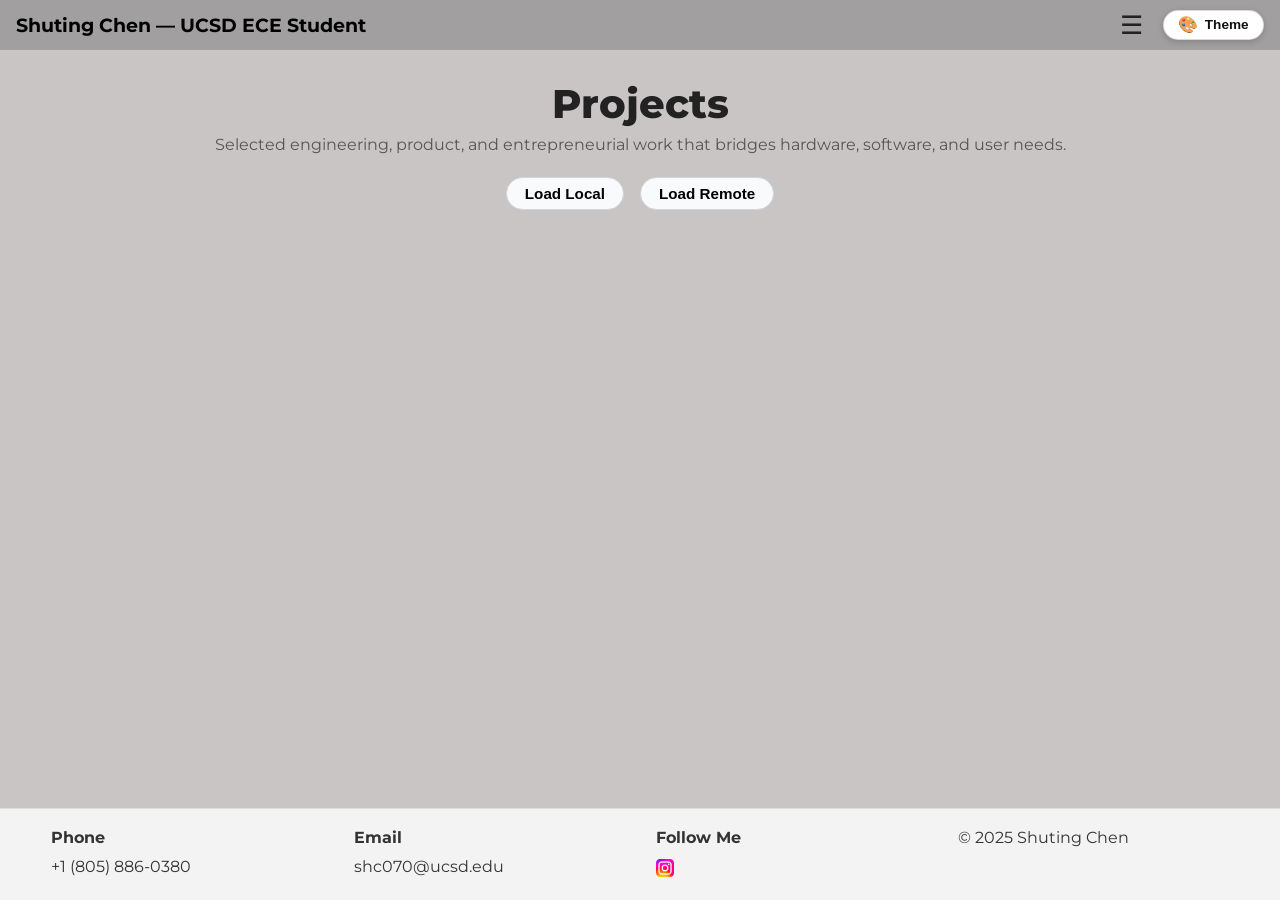
<file: projects.html>
<!doctype html>
<html lang="en">
<head>
  <link rel="preconnect" href="https://fonts.googleapis.com" crossorigin>
  <link rel="preconnect" href="https://fonts.gstatic.com" crossorigin>
  <link href="https://fonts.googleapis.com/css2?family=Montserrat:wght@400;600;800&display=swap" rel="stylesheet">
  <link rel="icon" href="SCicon.png" type="image/png">
  <meta charset="utf-8">
  <title>Projects — Shuting Chen</title>
  <meta name="viewport" content="width=device-width, initial-scale=1">

  <link rel="stylesheet" href="css/layout.css">
  <link rel="stylesheet" href="css/projects.css">
  <link rel="stylesheet" href="css/theme-toggle.css">

  <script src="js/theme-toggle.js" defer></script>
  <script src="js/project-card.js" defer></script>
  <script src="js/projects-page.js" defer></script>
</head>
<body>
  <nav aria-label="Main navigation" class="site-nav">
    <a class="brand vt-link" href="index.html">
      <b>Shuting Chen</b> — <span>UCSD ECE Student</span>
    </a>

    <details class="menu">
      <summary aria-label="Toggle navigation">☰</summary>
      <menu-items>
        <a href="resume.html" class="vt-link">Resume</a>
        <a href="projects.html" class="vt-link">Projects</a>
        <a href="projects-crud.html" class="vt-link">Projects-CRUD</a>
        <a href="contact.html" class="vt-link">Contact</a>
        <a href="form-no-js.html" class="vt-link">FormNoJS</a>
        <a href="form-with-js.html" class="vt-link">FormWithJS</a>
      </menu-items>
    </details>
  </nav>

  <main>
    <header>
      <h1>Projects</h1>
      <p>Selected engineering, product, and entrepreneurial work that bridges hardware, software, and user needs.</p>
    </header>

    <section class="projects-controls" aria-label="Project data controls">
      <p>
        <button id="btn-load-local" type="button">Load Local</button>
        <button id="btn-load-remote" type="button">Load Remote</button>
      </p>
      <p id="projects-status" aria-live="polite"></p>
    </section>

    <section id="projects-grid" aria-label="Projects list" aria-live="polite">
    </section>
  </main>

  <footer class="site-footer" role="contentinfo">
    <foot-grid aria-label="Footer information">

      <foot-item>
        <strong class="foot-title">Phone</strong>
        <p class="foot-value">
          <a href="tel:+18058860380">+1 (805) 886-0380</a>
        </p>
      </foot-item>

      <foot-item>
        <strong class="foot-title">Email</strong>
        <p class="foot-value">
          <a href="mailto:shc070@ucsd.edu">shc070@ucsd.edu</a>
        </p>
      </foot-item>

      <foot-item>
        <strong class="foot-title">Follow Me</strong>
        <p class="foot-value">
          <a href="https://www.instagram.com/cc_cst_/?next=%2F" target="_blank" rel="noopener">
            <img src="ins.png" alt="Instagram" width="18" height="18">
          </a>
        </p>
      </foot-item>

      <foot-item>
        <p class="foot-value">&copy; 2025 Shuting Chen</p>
      </foot-item>

    </foot-grid>
  </footer>
</body>
</html>
</file>
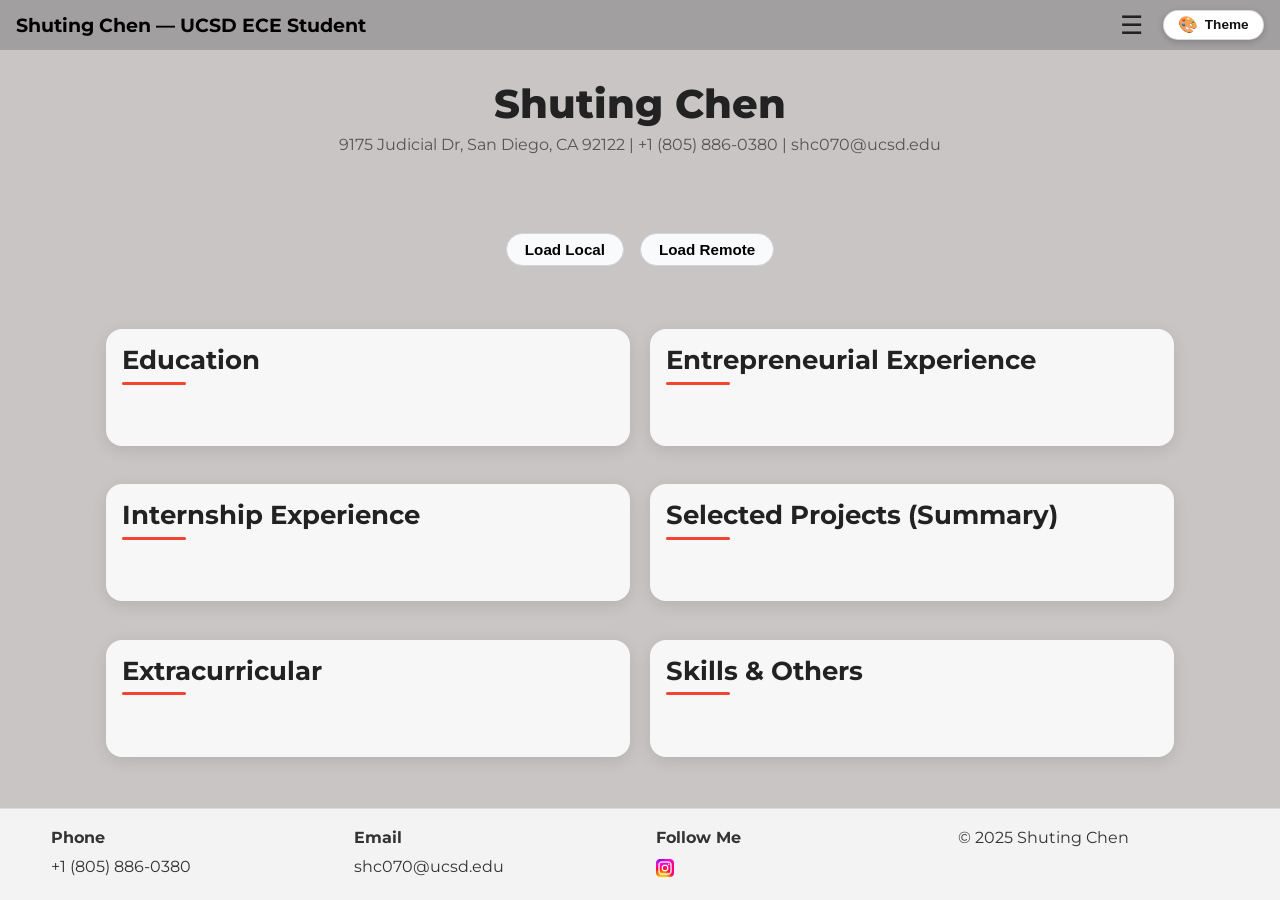
<file: resume.html>
<!doctype html>
<html lang="en">
<head>
  <link rel="preconnect" href="https://fonts.googleapis.com" crossorigin>
  <link rel="preconnect" href="https://fonts.gstatic.com" crossorigin>
  <link href="https://fonts.googleapis.com/css2?family=Montserrat:wght@400;600;800&display=swap" rel="stylesheet">
  <link rel="icon" href="SCicon.png" type="image/png">
  <meta charset="utf-8">
  <title>Resume — Shuting Chen</title>
  <meta name="viewport" content="width=device-width, initial-scale=1">
  <link rel="stylesheet" href="css/layout.css">
  <link rel="stylesheet" href="css/resume.css">
  <link rel="stylesheet" href="css/theme-toggle.css">
  <script src="js/theme-toggle.js" defer></script>
  <script src="js/resume-page.js" defer></script>
</head>
<body>
  <nav aria-label="Main navigation" class="site-nav">
    <a class="brand vt-link" href="index.html">
      <b>Shuting Chen</b> — <span>UCSD ECE Student</span>
    </a>

    <details class="menu">
      <summary aria-label="Toggle navigation">☰</summary>
      <menu-items>
        <a href="resume.html" class="vt-link">Resume</a>
        <a href="projects.html" class="vt-link">Projects</a>
        <a href="projects-crud.html" class="vt-link">Projects-CRUD</a>
        <a href="contact.html" class="vt-link">Contact</a>
        <a href="form-no-js.html" class="vt-link">FormNoJS</a>
        <a href="form-with-js.html" class="vt-link">FormWithJS</a>
      </menu-items>
    </details>
  </nav>

  <main>
    <header>
      <h1>Shuting Chen</h1>
      <address>
        9175 Judicial Dr, San Diego, CA 92122 |
        <a href="tel:+18058860380">+1 (805) 886-0380</a> |
        <a href="mailto:shc070@ucsd.edu">shc070@ucsd.edu</a>
      </address>
    </header>

    <section class="resume-data-controls" aria-label="Resume data controls">
      <p>
        <button id="btn-resume-load-local" type="button">Load Local</button>
        <button id="btn-resume-load-remote" type="button">Load Remote</button>
      </p>
      <p id="resume-data-status" aria-live="polite"></p>
    </section>

    <section aria-labelledby="education">
      <h2 id="education">Education</h2>
      <div id="resume-education-list"></div>
    </section>


    <section aria-labelledby="entrepreneurial">
      <h2 id="entrepreneurial">Entrepreneurial Experience</h2>
      <div id="resume-entrepreneurial-list"></div>
    </section>

    <section aria-labelledby="internship">
      <h2 id="internship">Internship Experience</h2>
      <div id="resume-internship-list"></div>
    </section>

    <section aria-labelledby="projects-summary">
      <h2 id="projects-summary">Selected Projects (Summary)</h2>
      <div id="resume-projects-list"></div>
    </section>

    <section aria-labelledby="activities">
      <h2 id="activities">Extracurricular</h2>
      <div id="resume-activities-list"></div>
    </section>

    <section aria-labelledby="skills">
      <h2 id="skills">Skills &amp; Others</h2>
      <div id="resume-skills-list"></div>
    </section>





  </main>

  <footer class="site-footer" role="contentinfo">
    <foot-grid aria-label="Footer information">

      <foot-item>
        <strong class="foot-title">Phone</strong>
        <p class="foot-value">
          <a href="tel:+18058860380">+1 (805) 886-0380</a>
        </p>
      </foot-item>

      <foot-item>
        <strong class="foot-title">Email</strong>
        <p class="foot-value">
          <a href="mailto:shc070@ucsd.edu">shc070@ucsd.edu</a>
        </p>
      </foot-item>

      <foot-item>
        <strong class="foot-title">Follow Me</strong>
        <p class="foot-value">
          <a href="https://www.instagram.com/cc_cst_/?next=%2F" target="_blank" rel="noopener">
            <img src="ins.png" alt="Instagram" width="18" height="18">
          </a>
        </p>
      </foot-item>

      <foot-item>
        <p class="foot-value">&copy; 2025 Shuting Chen</p>
      </foot-item>

    </foot-grid>
  </footer>
</body>
</html>
</file>
<file: css/styles.css>
:root {
  --brand-bg: #a19f9f;
  --accent-red: #f2442e;
  --accent-yellow: #e7a81b;
  --accent-blue: #7fd3d4;
  --shadow-soft: 0 4px 16px rgba(0,0,0,0.1);
  --radius-smooth: 16px;
  --page-bg: #c9c5c5;
  --page-ink: #222;

  --icon-stroke: #000; 
  --icon-text:  #000;
}

* { box-sizing: border-box; margin: 0; padding: 0; }

html {
  font-family: system-ui, -apple-system, "Segoe UI", Roboto, sans-serif;
  line-height: 1.6;
  color: var(--page-ink, #222);
  background-color: var(--page-bg, #c9c5c5);
}


img, svg, video { max-width: 100%; height: auto; display: block; }
body { overflow-x: hidden; }

main {
  max-width: 2000px;
  margin: 2rem auto;
  padding: 0 1rem;
  background-color: var(--page-bg, #c9c5c5);
  text-align: center;
}

.top {
  padding: clamp(1rem, 4dvw, 2rem) 0;

  .top-grid {
    display: grid;
    grid-template-columns: 1.3fr 1fr;   
    align-items: center;
    gap: clamp(1rem, 4dvw, 3rem);
    text-align: left;
  }

  .top-media img {
    width: clamp(380px, 46dvw, 700px);
    height: auto;
    object-fit: cover;
    display: block;
    border-radius: var(--radius-smooth, 12px);
    box-shadow: var(--shadow-soft, 0 4px 10px rgba(0,0,0,0.1));
    object-fit: cover;
    object-position: center top;
    aspect-ratio: 1 / 1;
  }

  .top-title {
    font-size: clamp(56px, 8dvw, 100px);
    font-weight: 800;
    line-height: 1;
    margin-bottom: .5rem;
  }

  .top-subtitle {
    margin: 0 0 .25rem 0;
    font-weight: 700;
  }

  .top-text { 
    align-self: start; margin-top: 1rem; 
    > p {
        ruby-align: space-around;
    }

    > p rt {
        font-size: 0.75em;
        color: var(--muted, #555);  
        line-height: 1.2;
    }
  }

  .top-title,
  .top-subtitle,
  .top-text p {
    color: var(--page-ink, #222);
  }



  .top-ctas {
    display: flex;
    gap: clamp(.6rem, 2dvw, 1.2rem);
    margin-top: .6rem;
    background: transparent;
    justify-content: flex-start;
    flex-wrap: nowrap;              

    .circle-btn {
      --size: clamp(96px, 12dvw, 140px);
      width: var(--size);
      height: var(--size);
      border-radius: 50%;
      display: grid;
      place-items: center;
      text-decoration: none;
      font-weight: 800;
      color: #111;
      box-shadow: 0 0 0 2px rgba(0,0,0,.12), 0 8px 18px rgba(0,0,0,.10);
      transition: transform .15s ease, box-shadow .15s ease, filter .15s ease;

      &:hover,
      &:focus-visible {
        transform: translateY(-2px);
        box-shadow: 0 0 0 3px rgba(0,0,0,.16), 0 12px 26px rgba(0,0,0,.14);
      }

      &.resume  { background: var(--accent-yellow, #e7a81b); } 
      &.projects{ background: var(--accent-red, #f2442e); } 
      &.contact { background: var(--accent-blue, #7fd3d4); } 
    }
  }
}

.icons {
  display: flex;
  justify-content: center;
  align-items: center;
  gap: 25rem;
  flex-wrap: wrap;

  figure { text-align: center; }
}

.icons svg rect,
.icons svg line,
.icons svg circle {
  stroke: var(--icon-stroke);
}

@keyframes fade-in-up {
  from { opacity: 0; transform: translateY(10px); }
  to { opacity: 1; transform: translateY(0); }
}

.icons svg {
  opacity: 0;
  animation: fade-in-up 0.8s ease forwards;
}

.github-header {
  display: flex;
  align-items: center;
  justify-content: center;
  gap: 1rem;
  margin: 1.5rem 0;
  flex-wrap: wrap;

  h2 {
    font-size: 1.4rem;
    color: var(--page-ink, #222); 
    margin: 0;
  }

  .github-btn {
    display: inline-flex;
    align-items: center;
    gap: .6rem;
    background-color: #24292e;
    color: #fff;
    font-weight: 600;
    text-decoration: none;
    padding: .75rem 1.25rem;
    border-radius: 999px;
    box-shadow: 0 4px 10px rgba(0,0,0,0.15);
    transition: transform .15s ease, box-shadow .15s ease, background-color .2s ease;

    &:hover,
    &:focus-visible {
      background-color: #333;
      transform: translateY(-2px);
      box-shadow: 0 6px 14px rgba(0,0,0,0.2);
    }
  }
}

@keyframes wave {
  0%, 100% { transform: rotate(0deg); }
  50% { transform: rotate(5deg); }
}

.github-btn:hover svg {
  animation: wave 0.5s ease-in-out;
}


@media (max-width: 1024px) {
  main {
    max-width: 1000px;
    margin: 1.5rem auto;
    padding: 0 1rem;
  }

  .top {
    .top-grid {
      grid-template-columns: 1fr;           
      justify-items: center;
      text-align: center;
      gap: 1.2rem;
    }

    .top-media img { width: min(90dvw, 560px); }
    .top-title { font-size: clamp(40px, 10dvw, 64px); margin-bottom: .4rem; }
    .top-text { margin-top: .5rem; }

    .top-ctas {
      justify-content: center;
      flex-wrap: wrap;                       
      gap: .8rem;

      .circle-btn { --size: clamp(88px, 26dvw, 120px); }
    }
  }

  .icons { gap: 2rem; }
  iframe { width: 100%; min-height: 80dvh; border: 0; }
}

@media (min-width: 600px) and (max-width: 1024px) {
  .top {
    .top-grid { gap: clamp(1rem, 3dvw, 2rem); }
    .top-title { font-size: clamp(48px, 8dvw, 88px); }
    .top-ctas .circle-btn { --size: clamp(96px, 18dvw, 130px); }
  }
  .icons { gap: 4rem; }
}

@media (min-width: 1025px) {
  main {
    max-width: 1400px;     
    width: 92dvw;
    padding: 0 2rem;
  }

  .top {
    .top-grid {
      grid-template-columns: 1.3fr 1fr;     
      align-items: center;
      justify-items: stretch;
      gap: clamp(1.5rem, 4dvw, 3rem);
    }

    .top-ctas {
      justify-content: center;              
      gap: 2.5rem;
      flex-wrap: nowrap;                     
      .circle-btn { --size: 150px; }
    }
  }

  .icons { gap: 8rem; }
}

html[data-theme="dark"] {
  --page-bg: #020617;     
  --page-ink: #e5e7eb;    

  --icon-stroke: #e5e7eb; 
  --icon-text:  #e5e7eb;
}
</file>
<file: css/layout.css>
@view-transition {
  navigation: auto;
}

:root {
  --brand-bg: #a19f9f;
  --text-main: #000;
  --text-muted: #333;
  --foot-bg: #f3f3f3;
  --radius: 8px;

  --font-body: "Montserrat", "Noto Sans SC", "PingFang SC",
               "Microsoft YaHei UI", "Segoe UI", Roboto, sans-serif;
}

html {
  font-family: var(--font-body,
    "Montserrat", "Noto Sans SC", "PingFang SC",
    "Microsoft YaHei UI", "Segoe UI", Roboto, sans-serif
  );
  line-height: 1.6;
  color: var(--page-ink, #000);  
}

* { box-sizing: border-box; margin: 0; padding: 0; }
img, svg { max-width: 100%; height: auto; display: block; }

.site-nav {
  background: var(--brand-bg, #a19f9f);
  display: flex;
  justify-content: space-between;
  align-items: center;
  padding: 0.6rem 1rem;
  position: sticky;
  top: 0;
  z-index: 10;
  gap: 0.5rem;

  .brand {
    font-weight: 700;
    color: var(--text-main, #000);
    text-decoration: none;
    font-size: 1.2rem;
  }

  .menu summary {
    cursor: pointer;
    font-size: 1.6rem;
    line-height: 1;
    user-select: none;
    background: none;
    border: none;
    list-style: none;
    outline: none;
  }

  .menu summary::-webkit-details-marker { display: none; }

  menu-items {
    display: flex;
    flex-direction: column;
    gap: 0.6rem;
    position: absolute;
    right: 1rem;
    top: calc(100% + 0.4rem);
    padding: 0.6rem 0.8rem;
    border-radius: var(--radius, 6px);
    background: #fff;
    border: 1px solid #d0d7de;
    box-shadow: 0 8px 18px rgba(0, 0, 0, 0.1);

    a {
      color: #111;
      text-decoration: none;
      font-weight: 600;
      &:hover,
      &:focus-visible {
        text-decoration: underline;
      }
    }
  }
}

.site-nav .menu {
  position: relative;
  margin-left: auto; 
}

.site-nav .menu summary {
  margin-left: auto;   
  display: flex;
  justify-content: flex-end;
  cursor: pointer;
}

.site-nav .theme-toggle {
  margin-left: 0.5rem; 
}

.site-nav .theme-toggle {
  margin-left: 0.75rem;
  padding: 0.3rem 0.9rem;
  border-radius: 999px;
  border: 1px solid rgba(0,0,0,0.15);
  background: #fff;
  color: #111;
  font-size: 0.85rem;
  font-weight: 600;
  cursor: pointer;
  box-shadow: 0 2px 6px rgba(0,0,0,0.18);
  display: inline-flex;
  align-items: center;
  gap: 0.4rem;
}

.site-nav .theme-toggle-icon {
  font-size: 1rem;
}

.site-nav .theme-toggle:hover,
.site-nav .theme-toggle:focus-visible {
  background: #f3f4f6;
  box-shadow: 0 4px 10px rgba(0,0,0,0.22);
  outline: none;
}

@media (min-width: 1025px) {
  .site-nav menu-items {
    position: static;
    flex-direction: row;
    gap: 1.2rem;
    padding: 0;
    background: transparent;
    border: none;
    box-shadow: none;

    a { color: var(--text-main, #000); }
  }
}

.site-footer {
  background: var(--foot-bg, #f3f3f3);
  color: var(--text-muted, #222);
  padding: 1rem 1.25rem 1.25rem;
  border-top: 1px solid #ddd;

  a {
    color: inherit;
    text-decoration: none;
    &:hover,
    &:focus-visible {
      text-decoration: underline;
    }
  }

  img {
    vertical-align: middle;
    display: inline-block;
  }

  foot-grid {
    display: grid;
    grid-template-columns: repeat(4, 1fr);
    gap: 2rem;
    width: min(1200px, 92dvw);
    margin-inline: auto;
    align-items: start;

    foot-item {
      display: grid;
      gap: 0.25rem;
    }

    .foot-title {
      font-weight: 700;
      font-size: 1rem;
    }

    .foot-value {
      margin: 0;
      color: var(--text-muted, #333);
      overflow-wrap: anywhere;
      word-break: break-word;
    }
  }
}

html, body {
  height: 100%;              
}

body {
  display: flex;
  flex-direction: column;    
  min-height: 100dvh;         
}

main {
  flex: 1;              
}


@media (max-width: 1024px) {
  .site-footer foot-grid {
    grid-template-columns: repeat(2, 1fr);
    row-gap: 1rem;
    column-gap: 1.25rem;
  }
}

@media (max-width: 520px) {
  .site-footer foot-grid {
    grid-template-columns: 1fr;
    text-align: center;
  }
}

@keyframes pulse {
  0%, 100% { transform: scale(1); }
  50% { transform: scale(1.15); }
}

.site-footer img:hover {
  animation: pulse 0.6s ease-in-out;
}

::view-transition-old(root) {
  animation: page-exit-up 420ms ease-in-out both;
}

::view-transition-new(root) {
  animation: page-enter-up 420ms ease-in-out both;
}

@keyframes page-exit-up {
  from {
    opacity: 1;
    transform: translateY(0) scale(1);
  }
  to {
    opacity: 0;
    transform: translateY(-40px) scale(0.96);
  }
}

@keyframes page-enter-up {
  from {
    opacity: 0;
    transform: translateY(40px) scale(0.96);
  }
  to {
    opacity: 1;
    transform: translateY(0) scale(1);
  }
}

@media (prefers-reduced-motion: reduce) {
  ::view-transition-old(root),
  ::view-transition-new(root) {
    animation-duration: 0.001ms !important;
  }
}

.site-nav .theme-panel {
  position: absolute;
  right: 1rem;
  top: calc(100% + 0.4rem);
  padding: 0.75rem 0.9rem;
  border-radius: 10px;
  background: #ffffff;
  border: 1px solid rgba(0,0,0,0.12);
  box-shadow: 0 10px 28px rgba(0,0,0,0.18);
  min-width: 260px;
  font-size: 0.9rem;
  z-index: 20;
}

.site-nav .theme-row + .theme-row {
  margin-top: 0.5rem;
}

.site-nav .theme-row strong {
  display: block;
  margin-bottom: 0.3rem;
}

.site-nav .theme-presets {
  display: flex;
  flex-wrap: wrap;
  gap: 0.4rem;
}

.site-nav .theme-presets button {
  padding: 0.25rem 0.7rem;
  border-radius: 999px;
  border: 1px solid rgba(0,0,0,0.15);
  background: #f3f4f6;
  cursor: pointer;
  font-size: 0.8rem;
}

.site-nav .theme-custom {
  display: grid;
  gap: 0.35rem;
}

.site-nav .theme-custom label {
  display: grid;
  gap: 0.1rem;
  font-size: 0.8rem;
}

.site-nav .theme-custom select {
  padding: 0.2rem 0.3rem;
  border-radius: 6px;
  border: 1px solid #d1d5db;
  font-size: 0.85rem;
}

.site-nav #apply-custom-theme {
  margin-top: 0.3rem;
  justify-self: flex-start;
  padding: 0.3rem 0.9rem;
  border-radius: 999px;
  border: 0;
  background: #38bdf8;
  color: #111827;
  font-weight: 600;
  cursor: pointer;
  font-size: 0.85rem;
}
</file>
<file: css/theme-toggle.css>
:root {
  --page-bg: #c9c5c5;
  --ink: #222;
  --muted: #555;
  --rule: #ddd;
  --card: #f7f7f7;
  --accent: #f2442e;
  --primary: #7fd3d4;
  --card-bg: #f7f7f7;
  --shadow-soft: 0 4px 16px rgba(0,0,0,0.1);

  --brand-bg: #a19f9f;
  --text-main: #000;
  --text-muted: #333;
  --foot-bg: #f3f3f3;

  --font-body: "Montserrat", "Noto Sans SC", "PingFang SC",
               "Microsoft YaHei UI", "Segoe UI", Roboto, sans-serif;
}

:root[data-theme="dark"] {
  --page-bg: #020617;
  --ink: #e5e7eb;
  --muted: #9ca3af;
  --rule: #27272f;
  --card: #020617;
  --accent: #fb7185;
  --primary: #38bdf8;
  --card-bg: #020617;
  --shadow-soft: 0 14px 45px rgba(0,0,0,0.75);

  --brand-bg: #111827;
  --text-main: #e5e7eb;
  --text-muted: #9ca3af;
  --foot-bg: #020617;

  --font-body: system-ui, -apple-system, "Segoe UI", sans-serif;
}

:root[data-theme="ocean"] {
  --page-bg: #0f172a;       
  --ink: #e0f2fe;           
  --muted: #bae6fd;
  --rule: #1e293b;
  --card: #020617;
  --accent: #38bdf8;
  --primary: #22c55e;
  --card-bg: #020617;
  --shadow-soft: 0 12px 32px rgba(15,23,42,0.9);

  --brand-bg: #0f172a;
  --text-main: #e0f2fe;
  --text-muted: #bae6fd;
  --foot-bg: #020617;

  --font-body: "Gill Sans", "Montserrat", system-ui, sans-serif;
}


:root[data-theme="custom"] {
}

@supports (view-transition-name: root) {
  html {
    view-transition-name: root;
  }

  ::view-transition-old(root),
  ::view-transition-new(root) {
    animation-duration: 300ms;
    animation-timing-function: ease-in-out;
  }
}
</file>
<file: css/contact.css>
:root{
  --page-bg:#c9c5c5;
  --ink:#222;
  --muted:#555;
  --rule:#ddd;
  --card:#f7f7f7;
  --card-bg:#f7f7f7;
  --accent:#f2442e;
  --primary:#7fd3d4;
  --radius:16px;
  --shadow:0 4px 16px rgba(0,0,0,.1);
  --shadow-soft:0 4px 16px rgba(0,0,0,.1);
}


*{ box-sizing:border-box; }
html{ background:var(--page-bg,#c9c5c5); color:var(--ink,#222); }
img, video{ max-width:100%; height:auto; display:block; }

main{
  width:min(92vw, 920px);
  margin:2rem auto;
  padding:0 1rem;
  display:grid;
  gap:1.25rem;
}

main > header{ text-align:center; }
main > header h1{
  font-size:clamp(28px,4vw,40px);
  font-weight:800;
  line-height:1.1;
  margin:0 0 .35rem;
}
main > header p{ color:var(--muted,#555); }

main > section{
  background:var(--card,#f7f7f7);
  border-radius:var(--radius,12px);
  box-shadow:var(--shadow,0 4px 12px rgba(0,0,0,.08));
  padding:1rem .95rem;
}
main > section h2{
  font-size:clamp(18px,2.4vw,22px);
  margin:.1rem 0 .6rem;
  line-height:1.25;
  padding-bottom:.35rem;
  position:relative;
}
main > section h2::after{
  content:"";
  display:block; width:64px; height:3px; margin-top:.35rem;
  background:var(--accent,#f2442e); border-radius:999px;
}


section[aria-labelledby="intro-video"]{
  display:flex;
  flex-direction:column;
  align-items:center;
  justify-content:center;
  text-align:center;
  padding:1rem;
}

section[aria-labelledby="intro-video"] video{
  margin:1rem auto;
  max-width:100%;
  height:auto;
  border-radius:12px;
  box-shadow:var(--shadow, 0 4px 12px rgba(0,0,0,.08));
}

section[aria-labelledby="intro-video"] small{
  color:var(--muted,#555);
  display:block;
  margin-top:.5rem;
}

section[aria-labelledby="contact-form"]{
  max-width:min(92vw, 920px);
  margin-inline:auto;
}

section[aria-labelledby="contact-form"] > h2{
  text-align:center;
}

section[aria-labelledby="contact-form"] form{
  display:grid;
  gap:1rem;
}

section[aria-labelledby="contact-form"] fieldset{
  border:1px solid var(--rule,#ddd);
  border-radius:12px;
  padding:.9rem;
  background:var(--card-bg, var(--card, #f7f7f7));
  box-shadow:var(--shadow-soft, 0 4px 12px rgba(0,0,0,.08));
}
section[aria-labelledby="contact-form"] legend{
  font-weight:700;
  padding:0 .35rem;
}

section[aria-labelledby="contact-form"] fieldset:first-of-type{
  display:grid;
  gap:.8rem;
}

section[aria-labelledby="contact-form"] label{
  display:inline-block;
  font-weight:600;
  margin-bottom:.25rem;
}

section[aria-labelledby="contact-form"] input,
section[aria-labelledby="contact-form"] textarea{
  width:100%;
  padding:.7rem .8rem;
  border:1px solid var(--rule,#ddd);
  border-radius:10px;
  background:#fff;
  font:inherit;
  color:inherit;
  outline:none;
  transition:border-color .15s ease, box-shadow .15s ease, background-color .2s ease;
  box-shadow:0 1px 0 rgba(0,0,0,.02);
}

section[aria-labelledby="contact-form"] input::placeholder,
section[aria-labelledby="contact-form"] textarea::placeholder{
  color:#9a9a9a;
}

section[aria-labelledby="contact-form"] input:focus,
section[aria-labelledby="contact-form"] textarea:focus {
  outline: none;
  box-shadow: 0 0 0 3px color-mix(in oklab, var(--primary,#7fd3d4) 30%, transparent);
}

:root:not([data-theme="dark"])
  section[aria-labelledby="contact-form"] input:invalid,
:root:not([data-theme="dark"])
  section[aria-labelledby="contact-form"] textarea:invalid{
  border-color:color-mix(in oklab, var(--accent,#f2442e) 70%, #000 10%);
  box-shadow:0 0 0 2px color-mix(in oklab, var(--accent,#f2442e) 35%, transparent);
  background-color:#ffffff;
}

:root[data-theme="dark"]
  section[aria-labelledby="contact-form"] input:invalid,
:root[data-theme="dark"]
  section[aria-labelledby="contact-form"] textarea:invalid{
  border-color:color-mix(in oklab, var(--accent,#f2442e) 70%, #000 20%);
  box-shadow:0 0 0 2px color-mix(in oklab, var(--accent,#f2442e) 45%, transparent);
  background-color:color-mix(
    in oklab,
    var(--page-bg,#020617) 80%,
    var(--accent,#f2442e) 15%
  );
}

:root[data-theme="dark"]
  section[aria-labelledby="contact-form"] input,
:root[data-theme="dark"]
  section[aria-labelledby="contact-form"] textarea{
  background-color:color-mix(
    in oklab,
    var(--page-bg,#020617) 85%,
    #000 15%
  );
  color:var(--ink,#e5e7eb);
}

section[aria-labelledby="contact-form"] > form > p em{
  color:var(--muted,#555);
}
section[aria-labelledby="contact-form"] > form > p:last-of-type{
  text-align:center;
}

.btn-send{
  display:inline-flex;
  align-items:center;
  gap:.5rem;
  padding:.8rem 1.25rem;
  border:0;
  border-radius:999px;
  background:var(--primary,#7fd3d4);
  color:#111;
  font-weight:800;
  cursor:pointer;
  box-shadow:0 8px 18px rgba(0,0,0,.15), inset 0 -2px 0 rgba(0,0,0,.08);
  transition:transform .15s ease, box-shadow .15s ease, background-color .2s ease;
}
.btn-send .icon{
  width:20px; height:20px; transition:transform .15s ease;
}
.btn-send:hover,
.btn-send:focus-visible{
  background:color-mix(in oklab, var(--primary,#7fd3d4) 85%, #000 15%);
  transform:translateY(-2px);
  box-shadow:0 12px 26px rgba(0,0,0,.18), inset 0 -2px 0 rgba(0,0,0,.1);
  outline:none;
}
.btn-send:hover .icon,
.btn-send:focus-visible .icon{
  transform:translateX(2px);
}
.btn-send:active{
  transform:translateY(-1px);
  box-shadow:0 10px 20px rgba(0,0,0,.16);
}
.btn-send:disabled{
  opacity:.6;
  cursor:not-allowed;
  transform:none;
  box-shadow:0 4px 12px rgba(0,0,0,.08);
}

@keyframes press {
  0% { transform: scale(1); }
  50% { transform: scale(0.95); }
  100% { transform: scale(1); }
}
.btn-send:active{ animation:press .2s ease; }

section[aria-labelledby="contact-form"] #thanksDialog{
  border:0;
  border-radius:14px;
  padding:1rem 1rem .9rem;
  box-shadow:0 18px 40px rgba(0,0,0,.22);
  width:min(92vw, 420px);
}
section[aria-labelledby="contact-form"] #thanksDialog p{
  margin:.25rem 0 .75rem;
  text-align:center;
}
section[aria-labelledby="contact-form"] #thanksDialog button{
  display:block;
  margin:0 auto;
  padding:.55rem 1.1rem;
  border:0;
  border-radius:10px;
  background:var(--accent,#f2442e);
  color:#fff;
  font-weight:700;
  cursor:pointer;
}
section[aria-labelledby="contact-form"] #thanksDialog::backdrop{
  background:rgba(0,0,0,.35);
}

:root[data-theme="dark"]
section[aria-labelledby="contact-form"] form:has(input:valid, textarea:valid){
  border-radius:var(--radius);
  box-shadow:0 0 12px color-mix(in oklab, var(--primary) 40%, transparent);
}

section[aria-labelledby="contact-form"] .messages{
  margin-top:.5rem;
  display:grid;          
  gap:.25rem;
  min-height:2.4rem;     
}

section[aria-labelledby="contact-form"] #error-output,
section[aria-labelledby="contact-form"] #info-output{
  display:block;         
  font-size:.9rem;
  line-height:1.3;
}

section[aria-labelledby="contact-form"] #error-output{
  color:var(--accent,#f2442e);
  font-weight:600;
}

section[aria-labelledby="contact-form"] #info-output{
  color:var(--muted,#555);
}

@media (min-width: 720px){
  section[aria-labelledby="contact-form"] fieldset:first-of-type{
    grid-template-columns:repeat(2, minmax(0,1fr));
    align-items:start;
  }
  section[aria-labelledby="contact-form"] fieldset:first-of-type > p{ margin:0; }
}

@media (min-width:1025px){
  main{ width:min(92vw, 1000px); gap:1.25rem; }
}

@media (max-width:480px){
  .btn-send{ width:min(420px, 100%); }
}

@media (prefers-reduced-motion: reduce){
  *{ transition:none !important; animation:none !important; }
}
</file>
<file: css/projects.css>
:root{
  --page-bg: #c9c5c5;
  --ink: #222;
  --muted:#555;
  --rule:#ddd;
  --card:#f7f7f7;
  --accent:#f2442e;
  --radius:16px;
  --shadow:0 4px 16px rgba(0,0,0,.1);
}

*{ box-sizing:border-box; }
html{ background:var(--page-bg,#c9c5c5); color:var(--ink,#222); }
img,svg{ max-width:100%; height:auto; display:block; }

main{
  width:min(92vw,1100px);
  margin:2rem auto;
  padding:0 1rem;
}

main > header{
  text-align:center;
  margin-bottom:1.25rem;
}

main > header h1{
  font-size:clamp(28px,4vw,40px);
  font-weight:800;
  line-height:1.1;
  margin:0 0 .35rem;
}

main > header p{
  color:var(--muted,#555);
}

.projects-controls {
  margin: 0 0 1.25rem;  
  text-align: center;
}

.projects-controls p {
  margin: 0.25rem 0;
}

.projects-controls button {
  margin: 0 0.4rem;
  padding: 0.45rem 1.1rem;
  border-radius: 999px;
  border: 1px solid #d1d5db;
  background: #f9fafb;
  cursor: pointer;
  font-weight: 600;
  font-size: 0.95rem;
}

.projects-controls button:hover,
.projects-controls button:focus-visible {
  background: #e5e7eb;
}

#projects-status {
  margin-top: 0.3rem;
  font-size: 0.9rem;
  color: var(--muted, #555);
}

#projects-grid {
  margin-top: 1.2rem;
  margin-bottom: 2rem;
  display: grid;
  grid-template-columns: repeat(2, minmax(0, 1fr));  
  gap: 1.25rem;
  align-items: stretch;
}

@media (max-width: 720px) {
  #projects-grid {
    grid-template-columns: 1fr;
  }
}

@media print{
  main{
    width:100%;
    margin:0;
    padding:0 12mm;
  }
}
</file>
<file: css/resume.css>
:root {
  --page-bg: #c9c5c5;
  --ink: #222;
  --muted: #555;
  --rule: #ddd;
  --card-bg: #f7f7f7;
  --accent: #f2442e;
  --radius: 16px;
  --shadow-soft: 0 4px 16px rgba(0,0,0,.1);
}

html { background: var(--page-bg, #c9c5c5); color: var(--ink, #222); }
* { box-sizing: border-box; }
img, svg { max-width: 100%; height: auto; display: block; }

main {
  max-width: 1100px;
  width: min(92dvw, 1100px);
  margin: 2rem auto;
  padding: 0 1rem;

  header {
    text-align: center;
    margin-bottom: 1.5rem;

    h1 {
      font-size: clamp(28px, 4dvw, 40px);
      font-weight: 800;
      line-height: 1.1;
      margin-bottom: .4rem;
    }

    address {
      font-style: normal;
      color: var(--muted, #555);
      a {
        color: inherit;
        text-decoration: none;
        border-bottom: 1px dotted transparent;
        &:hover, &:focus-visible { border-bottom-color: currentColor; }
      }
    }
  }

  section {
    padding: 1rem clamp(.5rem, 2dvw, 1rem);
    background: var(--card-bg, #f7f7f7);
    border-radius: var(--radius, 12px);
    box-shadow: var(--shadow-soft, 0 4px 12px rgba(0,0,0,.08));
    margin-bottom: 1.2rem;

    h2 {
      font-size: clamp(20px, 2.6dvw, 26px);
      line-height: 1.2;
      margin-bottom: .75rem;
      position: relative;
      padding-bottom: .35rem;
      &::after {
        content: "";
        display: block;
        width: 64px;
        height: 3px;
        margin-top: .35rem;
        background: var(--accent, #f2442e);
        border-radius: 999px;
      }
    }

    article {
      padding: .75rem 0;
      border-top: 1px solid var(--rule, #ddd);

      &:first-of-type { border-top: 0; }

      h3 {
        font-size: clamp(16px, 2.2dvw, 20px);
        line-height: 1.3;
        margin: .25rem 0 .25rem;
        font-weight: 700;
      }

      p {
        margin: .15rem 0 .5rem;
        color: var(--muted, #555);
      }

      ul {
        margin: .25rem 0 0 1.1rem;
        padding-left: 0;
        display: grid;
        gap: .35rem;

        li {
          list-style: disc;
          line-height: 1.5;
        }
      }
    }
  }

  #activities, #skills {
    article, ul { margin-top: .25rem; }
    ul { gap: .2rem; }
  }
}

main section ul{
  list-style: disc;
  list-style-position: inside; 
  margin: .25rem 0 0 0;        
  padding-left: .25rem;        
}
main section li{
  overflow-wrap: anywhere;      
}

@media (max-width: 600px) {
  main {
    width: 94dvw;

    header {
      h1 { font-size: clamp(26px, 6dvw, 34px); }
      address { font-size: .95rem; }
    }

    section {
      padding: .9rem .85rem;

      article {
        h3 { font-size: clamp(15px, 4dvw, 18px); }
        ul { margin-left: 1rem; }
      }
    }
  }
}

@media (min-width: 601px) and (max-width: 1024px) {
  main {
    width: min(92vw, 1000px);

    section {
      article { padding: .9rem 0; }
    }
  }
}

@media (min-width: 1025px) {
  main {
    display: grid;
    grid-template-columns: 1fr 1fr;
    gap: 1.2rem;

    > header { grid-column: 1 / -1; }

    #education       { grid-column: 1; }
    #entrepreneurial { grid-column: 2; }
    #internship      { grid-column: 1; }
    #projects-summary{ grid-column: 2; }

    #activities, #skills { grid-column: 1 / -1; }

    section {
      article {
        max-width: 48ch;      
      }
    }
  }
}

@media print {
  html { background: #fff; }
  main {
    box-shadow: none;
    width: 100%;
    max-width: none;
    margin: 0;
    padding: 0 12mm;
    display: block;
  }
  main section {
    break-inside: avoid;
    background: #fff;
    box-shadow: none;
    border: 1px solid #eee;
  }
  .site-nav, .site-footer { display: none !important; } 
}

main > section.resume-data-controls {
  background: transparent;
  box-shadow: none;
  border-radius: 0;
  border: 0;
  padding: 0;
  margin-bottom: 0.75rem;
  text-align: center;
}

.resume-data-controls p {
  margin: 0.25rem 0;
}

.resume-data-controls button {
  margin: 0 0.4rem;
  padding: 0.45rem 1.1rem;
  border-radius: 999px;
  border: 1px solid #d1d5db;
  background: #f9fafb;
  cursor: pointer;
  font-weight: 600;
  font-size: 0.95rem;
}

.resume-data-controls button:hover,
.resume-data-controls button:focus-visible {
  background: #e5e7eb;
}

#resume-data-status {
  font-size: 0.9rem;
  color: var(--muted, #555);
}

@media (min-width: 1025px) {
  main > section.resume-data-controls {
    grid-column: 1 / -1;
  }
}
</file>
